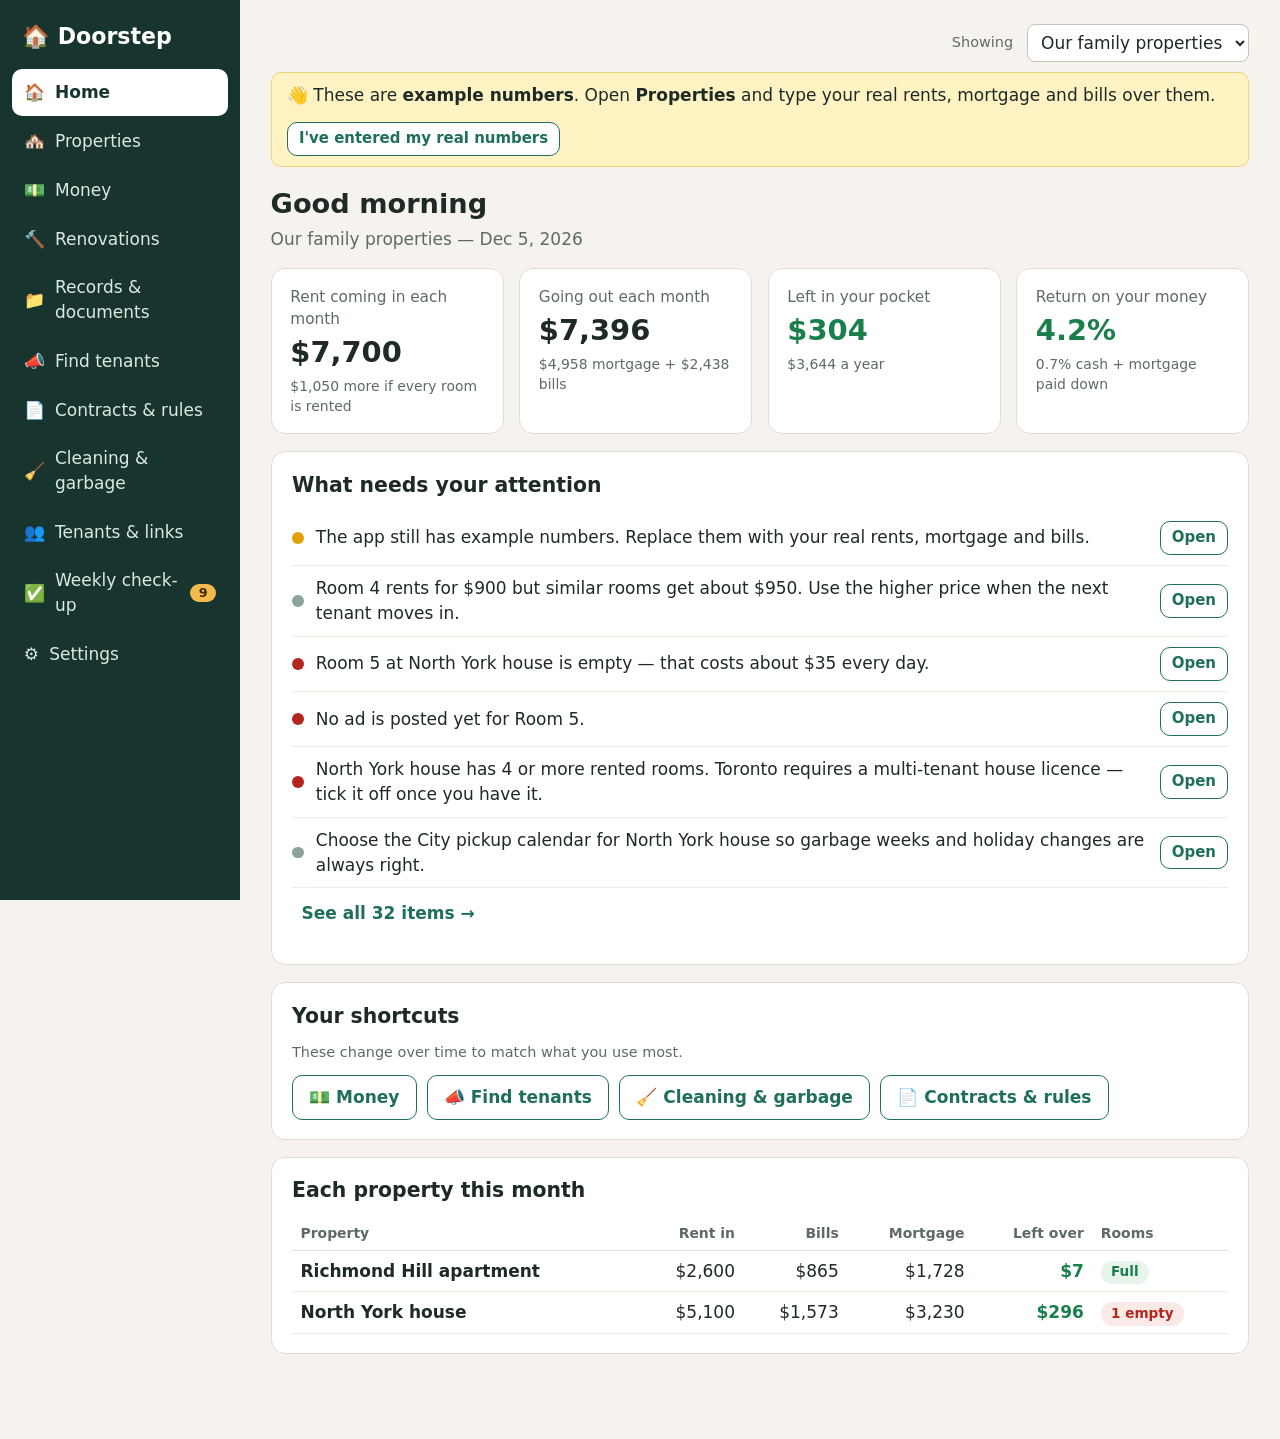
<file: index.html>
<!doctype html><html lang="en"><head><meta charset="utf-8"><meta name="robots" content="noindex,nofollow"><meta name="viewport" content="width=device-width,initial-scale=1"><title>Doorstep — rental manager</title><style>
:root{--bg:#f6f3ee;--card:#fff;--ink:#1d2a26;--mute:#5d6b66;--line:#e2ddd3;--brand:#1f6f5c;--brand2:#e7f2ee;--warn:#b45309;--warnbg:#fdf3e1;--bad:#b3261e;--badbg:#fbe9e7;--good:#1a7f4b;--goodbg:#e6f4ea;--r:14px}
*{box-sizing:border-box}
html{font-size:17px}
body{margin:0;font-family:"Segoe UI",system-ui,-apple-system,Roboto,Arial,sans-serif;background:var(--bg);color:var(--ink);line-height:1.45}
h1{font-size:1.6rem;margin:0 0 .2rem}h2{font-size:1.2rem;margin:0 0 .6rem}h3{font-size:1rem;margin:1rem 0 .4rem}
p{margin:.3rem 0 .7rem}a{color:var(--brand)}
.sub{color:var(--mute);margin-bottom:1rem}
.small{font-size:.85rem;color:var(--mute)}
#app{display:flex;min-height:100vh}
nav{width:240px;background:#17352e;color:#fff;padding:1rem .7rem;position:sticky;top:0;height:100vh;overflow:auto;flex-shrink:0}
nav .logo{font-size:1.3rem;font-weight:700;padding:.2rem .6rem 1rem}
nav button{display:flex;gap:.6rem;align-items:center;width:100%;background:none;border:0;color:#dbe8e3;font:inherit;text-align:left;padding:.65rem .7rem;border-radius:10px;cursor:pointer;margin-bottom:2px}
nav button:hover{background:#ffffff1a}
nav button.on{background:#fff;color:#17352e;font-weight:600}
nav .badge{margin-left:auto;background:#f2b84b;color:#3b2a00;border-radius:99px;font-size:.75rem;padding:0 .5rem;font-weight:700}
main{flex:1;padding:1.4rem 1.8rem 4rem;max-width:1100px;min-width:0}
.top{display:flex;gap:.8rem;align-items:center;justify-content:flex-end;margin-bottom:.6rem;flex-wrap:wrap}
.card{background:var(--card);border:1px solid var(--line);border-radius:var(--r);padding:1.1rem 1.2rem;margin-bottom:1rem}
.grid{display:grid;gap:.9rem;grid-template-columns:repeat(auto-fit,minmax(200px,1fr));margin-bottom:1rem}
.stat{background:var(--card);border:1px solid var(--line);border-radius:var(--r);padding:1rem 1.1rem}
.stat .l{color:var(--mute);font-size:.9rem}.stat .v{font-size:1.7rem;font-weight:700;margin:.1rem 0}.stat .h{font-size:.82rem;color:var(--mute)}
.pos{color:var(--good)}.neg{color:var(--bad)}
.btn{font:inherit;border:1px solid var(--brand);background:var(--brand);color:#fff;border-radius:10px;padding:.55rem .95rem;cursor:pointer;font-weight:600;text-decoration:none;display:inline-block}
.btn:hover{filter:brightness(1.08)}
.btn.sec{background:#fff;color:var(--brand)}
.btn.ghost{background:none;border-color:transparent;color:var(--brand);padding:.4rem .5rem}
.btn.del{background:none;border-color:transparent;color:var(--bad);padding:.3rem .5rem;font-weight:400}
.btn.sm{padding:.3rem .65rem;font-size:.88rem}
.btn:focus-visible,.in:focus-visible,nav button:focus-visible{outline:3px solid #f2b84b;outline-offset:2px}
.row{display:flex;gap:.6rem;flex-wrap:wrap;align-items:center}
.sp{justify-content:space-between}
.in,select,textarea{font:inherit;border:1px solid #c9c2b5;border-radius:8px;padding:.42rem .55rem;background:#fff;color:var(--ink);max-width:100%}
input[type=number].in{width:120px;text-align:right}
textarea{width:100%;min-height:9rem;line-height:1.4}
label.f{display:flex;flex-direction:column;gap:.2rem;font-size:.9rem;color:var(--mute);min-width:150px}
label.f .in,label.f select{color:var(--ink)}
.form{display:grid;gap:.8rem;grid-template-columns:repeat(auto-fit,minmax(170px,1fr));margin:.6rem 0 1rem}
table{width:100%;border-collapse:collapse}
th{text-align:left;font-size:.82rem;color:var(--mute);font-weight:600;padding:.4rem .5rem;border-bottom:1px solid var(--line)}
td{padding:.45rem .5rem;border-bottom:1px solid #efebe3;vertical-align:middle}
td.n,th.n{text-align:right}
.tw{overflow-x:auto}
.chip{display:inline-block;border-radius:99px;padding:.1rem .6rem;font-size:.8rem;font-weight:600;background:#eee;color:#444;white-space:nowrap}
.chip.g{background:var(--goodbg);color:var(--good)}.chip.w{background:var(--warnbg);color:var(--warn)}.chip.b{background:var(--badbg);color:var(--bad)}.chip.i{background:var(--brand2);color:var(--brand)}
.note{background:var(--brand2);border-radius:10px;padding:.7rem .9rem;margin:.6rem 0;font-size:.92rem}
.note.w{background:var(--warnbg)}.note.b{background:var(--badbg)}
.todo{display:flex;gap:.7rem;align-items:center;padding:.6rem 0;border-bottom:1px solid #efebe3}
.todo:last-child{border:0}.todo .t{flex:1}
.dot{width:.7rem;height:.7rem;border-radius:50%;flex-shrink:0}.dot.high{background:var(--bad)}.dot.med{background:#e0a100}.dot.low{background:#8aa39b}
.bar{display:flex;height:34px;border-radius:8px;overflow:hidden;margin:.5rem 0}
.bar div{min-width:2px}
.legend{display:flex;gap:1rem;flex-wrap:wrap;font-size:.86rem}
.legend i{display:inline-block;width:.8rem;height:.8rem;border-radius:3px;margin-right:.3rem;vertical-align:-1px}
.big{font-size:2.6rem;font-weight:800}
.week{display:grid;grid-template-columns:8.5rem 1fr 1fr;gap:.5rem;padding:.5rem .3rem;border-bottom:1px solid #efebe3;align-items:center}
.week.now{background:var(--brand2);border-radius:8px}
.me{background:#fff3c4;border-radius:6px;padding:0 .3rem;font-weight:700}
.doc{white-space:pre-wrap;font-family:Georgia,serif;background:#fffdf8;border:1px solid var(--line);border-radius:8px;padding:1rem;max-height:22rem;overflow:auto;font-size:.92rem}
.lock{max-width:340px;margin:18vh auto;text-align:center}
ul.tight{margin:.3rem 0;padding-left:1.2rem}ul.tight li{margin:.15rem 0}
.banner{background:#fff3c4;border:1px solid #ecd67a;border-radius:10px;padding:.6rem .9rem;margin-bottom:1rem;display:flex;gap:.8rem;align-items:center;justify-content:space-between;flex-wrap:wrap}
.toast{position:fixed;bottom:1.2rem;left:50%;transform:translateX(-50%);background:#17352e;color:#fff;padding:.6rem 1rem;border-radius:10px;z-index:9;box-shadow:0 4px 16px #0004}
@media(max-width:820px){
 #app{flex-direction:column}
 nav{width:100%;height:auto;position:sticky;top:0;z-index:5;display:flex;overflow-x:auto;padding:.4rem;gap:.2rem}
 nav .logo{display:none}nav button{width:auto;white-space:nowrap;margin:0;padding:.5rem .7rem}
 main{padding:1rem .8rem 4rem}
 .week{grid-template-columns:1fr}
}
@media print{nav,.top,.btn,.banner,.noprint{display:none!important}body{background:#fff}main{padding:0;max-width:none}.card,.stat{break-inside:avoid}}
.ph{display:flex;gap:.5rem;flex-wrap:wrap;align-items:center;margin:.4rem 0 .8rem}
.ph figure{margin:0;position:relative}
.ph img{width:104px;height:78px;object-fit:cover;border-radius:8px;border:1px solid var(--line);display:block}
.ph .x{position:absolute;top:-6px;right:-6px;width:24px;height:24px;border-radius:50%;border:0;background:var(--bad);color:#fff;font-size:.75rem;cursor:pointer;line-height:1}
</style></head><body><div id="app"></div><script>
/* City of Toronto curbside pickup calendar — open.toronto.ca "Solid Waste Collection Schedule". G garbage, R recycling, Y yard waste, X Christmas trees. Green bin is every week. */
const CITY = {"updated":"2026-11-27","years":["2025","2026"],"cal":{"Tuesday1":{"2026-01-06":"R","2026-01-13":"GX","2026-01-20":"R","2026-01-27":"GX","2026-02-03":"R","2026-02-10":"G","2026-02-17":"R","2026-02-24":"G","2026-03-03":"R","2026-03-10":"GY","2026-03-17":"R","2026-03-24":"GY","2026-03-31":"R","2026-04-07":"GY","2026-04-14":"R","2026-04-21":"GY","2026-04-28":"R","2026-05-05":"GY","2026-05-12":"R","2026-05-19":"GY","2026-05-26":"R","2026-06-02":"GY","2026-06-09":"R","2026-06-16":"GY","2026-06-23":"R","2026-06-30":"GY","2026-07-07":"R","2026-07-14":"GY","2026-07-21":"R","2026-07-28":"GY","2026-08-04":"R","2026-08-11":"GY","2026-08-18":"R","2026-08-25":"GY","2026-09-01":"R","2026-09-08":"GY","2026-09-15":"R","2026-09-22":"GY","2026-09-29":"R","2026-10-06":"GY","2026-10-13":"R","2026-10-20":"GY","2026-10-27":"R","2026-11-03":"GY","2026-11-10":"R","2026-11-17":"GY","2026-11-24":"R","2026-12-01":"GY","2026-12-08":"R","2026-12-15":"G","2026-12-22":"R","2026-12-29":"G","2025-01-07":"R","2025-01-14":"GX","2025-01-21":"R","2025-01-28":"GX","2025-02-04":"R","2025-02-11":"G","2025-02-18":"R","2025-02-25":"G","2025-03-04":"R","2025-03-11":"GY","2025-03-18":"R","2025-03-25":"GY","2025-04-01":"R","2025-04-08":"GY","2025-04-15":"R","2025-04-22":"GY","2025-04-29":"R","2025-05-06":"GY","2025-05-13":"R","2025-05-20":"GY","2025-05-27":"R","2025-06-03":"GY","2025-06-10":"R","2025-06-17":"GY","2025-06-24":"R","2025-07-01":"GY","2025-07-08":"R","2025-07-15":"GY","2025-07-22":"R","2025-07-29":"GY","2025-08-05":"R","2025-08-12":"GY","2025-08-19":"R","2025-08-26":"GY","2025-09-02":"R","2025-09-09":"GY","2025-09-16":"R","2025-09-23":"GY","2025-09-30":"R","2025-10-07":"GY","2025-10-14":"R","2025-10-21":"GY","2025-10-28":"R","2025-11-04":"GY","2025-11-11":"R","2025-11-18":"GY","2025-11-25":"R","2025-12-02":"GY","2025-12-09":"R","2025-12-16":"G","2025-12-23":"R","2025-12-30":"G"},"Tuesday2":{"2026-01-06":"GX","2026-01-13":"R","2026-01-20":"GX","2026-01-27":"R","2026-02-03":"G","2026-02-10":"R","2026-02-17":"G","2026-02-24":"R","2026-03-03":"G","2026-03-10":"R","2026-03-17":"GY","2026-03-24":"R","2026-03-31":"GY","2026-04-07":"R","2026-04-14":"GY","2026-04-21":"R","2026-04-28":"GY","2026-05-05":"R","2026-05-12":"GY","2026-05-19":"R","2026-05-26":"GY","2026-06-02":"R","2026-06-09":"GY","2026-06-16":"R","2026-06-23":"GY","2026-06-30":"R","2026-07-07":"GY","2026-07-14":"R","2026-07-21":"GY","2026-07-28":"R","2026-08-04":"GY","2026-08-11":"R","2026-08-18":"GY","2026-08-25":"R","2026-09-01":"GY","2026-09-08":"R","2026-09-15":"GY","2026-09-22":"R","2026-09-29":"GY","2026-10-06":"R","2026-10-13":"GY","2026-10-20":"R","2026-10-27":"GY","2026-11-03":"R","2026-11-10":"GY","2026-11-17":"R","2026-11-24":"GY","2026-12-01":"R","2026-12-08":"GY","2026-12-15":"R","2026-12-22":"G","2026-12-29":"R","2025-01-07":"GYX","2025-01-14":"R","2025-01-21":"GX","2025-01-28":"R","2025-02-04":"G","2025-02-11":"R","2025-02-18":"G","2025-02-25":"R","2025-03-04":"G","2025-03-11":"R","2025-03-18":"GY","2025-03-25":"R","2025-04-01":"GY","2025-04-08":"R","2025-04-15":"GY","2025-04-22":"R","2025-04-29":"GY","2025-05-06":"R","2025-05-13":"GY","2025-05-20":"R","2025-05-27":"GY","2025-06-03":"R","2025-06-10":"GY","2025-06-17":"R","2025-06-24":"GY","2025-07-01":"R","2025-07-08":"GY","2025-07-15":"R","2025-07-22":"GY","2025-07-29":"R","2025-08-05":"GY","2025-08-12":"R","2025-08-19":"GY","2025-08-26":"R","2025-09-02":"GY","2025-09-09":"R","2025-09-16":"GY","2025-09-23":"R","2025-09-30":"GY","2025-10-07":"R","2025-10-14":"GY","2025-10-21":"R","2025-10-28":"GY","2025-11-04":"R","2025-11-11":"GY","2025-11-18":"R","2025-11-25":"GY","2025-12-02":"R","2025-12-09":"GY","2025-12-16":"R","2025-12-23":"G","2025-12-30":"R"},"Wednesday1":{"2026-01-07":"R","2026-01-14":"GX","2026-01-21":"R","2026-01-28":"GX","2026-02-04":"R","2026-02-11":"G","2026-02-18":"R","2026-02-25":"G","2026-03-04":"R","2026-03-11":"GY","2026-03-18":"R","2026-03-25":"GY","2026-04-01":"R","2026-04-08":"GY","2026-04-15":"R","2026-04-22":"GY","2026-04-29":"R","2026-05-06":"GY","2026-05-13":"R","2026-05-20":"GY","2026-05-27":"R","2026-06-03":"GY","2026-06-10":"R","2026-06-17":"GY","2026-06-24":"R","2026-07-01":"GY","2026-07-08":"R","2026-07-15":"GY","2026-07-22":"R","2026-07-29":"GY","2026-08-05":"R","2026-08-12":"GY","2026-08-19":"R","2026-08-26":"GY","2026-09-02":"R","2026-09-09":"GY","2026-09-16":"R","2026-09-23":"GY","2026-09-30":"R","2026-10-07":"GY","2026-10-14":"R","2026-10-21":"GY","2026-10-28":"R","2026-11-04":"GY","2026-11-11":"R","2026-11-18":"GY","2026-11-25":"R","2026-12-02":"GY","2026-12-09":"R","2026-12-16":"G","2026-12-23":"R","2026-12-30":"G","2025-01-02":"G","2025-01-08":"R","2025-01-15":"GX","2025-01-22":"R","2025-01-29":"GX","2025-02-05":"R","2025-02-12":"G","2025-02-19":"R","2025-02-26":"G","2025-03-05":"R","2025-03-12":"GY","2025-03-19":"R","2025-03-26":"GY","2025-04-02":"R","2025-04-09":"GY","2025-04-16":"R","2025-04-23":"GY","2025-04-30":"R","2025-05-07":"GY","2025-05-14":"R","2025-05-21":"GY","2025-05-28":"R","2025-06-04":"GY","2025-06-11":"R","2025-06-18":"GY","2025-06-25":"R","2025-07-02":"GY","2025-07-09":"R","2025-07-16":"GY","2025-07-23":"R","2025-07-30":"GY","2025-08-06":"R","2025-08-13":"GY","2025-08-20":"R","2025-08-27":"GY","2025-09-03":"R","2025-09-10":"GY","2025-09-17":"R","2025-09-24":"GY","2025-10-01":"R","2025-10-08":"GY","2025-10-15":"R","2025-10-22":"GY","2025-10-29":"R","2025-11-05":"GY","2025-11-12":"R","2025-11-19":"GY","2025-11-26":"R","2025-12-03":"GY","2025-12-10":"R","2025-12-17":"G","2025-12-24":"R","2025-12-31":"G"},"Wednesday2":{"2026-01-07":"GX","2026-01-14":"R","2026-01-21":"GX","2026-01-28":"R","2026-02-04":"G","2026-02-11":"R","2026-02-18":"G","2026-02-25":"R","2026-03-04":"G","2026-03-11":"R","2026-03-18":"GY","2026-03-25":"R","2026-04-01":"GY","2026-04-08":"R","2026-04-15":"GY","2026-04-22":"R","2026-04-29":"GY","2026-05-06":"R","2026-05-13":"GY","2026-05-20":"R","2026-05-27":"GY","2026-06-03":"R","2026-06-10":"GY","2026-06-17":"R","2026-06-24":"GY","2026-07-01":"R","2026-07-08":"GY","2026-07-15":"R","2026-07-22":"GY","2026-07-29":"R","2026-08-05":"GY","2026-08-12":"R","2026-08-19":"GY","2026-08-26":"R","2026-09-02":"GY","2026-09-09":"R","2026-09-16":"GY","2026-09-23":"R","2026-09-30":"GY","2026-10-07":"R","2026-10-14":"GY","2026-10-21":"R","2026-10-28":"GY","2026-11-04":"R","2026-11-11":"GY","2026-11-18":"R","2026-11-25":"GY","2026-12-02":"R","2026-12-09":"GY","2026-12-16":"R","2026-12-23":"G","2026-12-30":"R","2025-01-02":"R","2025-01-08":"GX","2025-01-15":"R","2025-01-22":"GX","2025-01-29":"R","2025-02-05":"G","2025-02-12":"R","2025-02-19":"G","2025-02-26":"R","2025-03-05":"G","2025-03-12":"R","2025-03-19":"GY","2025-03-26":"R","2025-04-02":"GY","2025-04-09":"R","2025-04-16":"GY","2025-04-23":"R","2025-04-30":"GY","2025-05-07":"R","2025-05-14":"GY","2025-05-21":"R","2025-05-28":"GY","2025-06-04":"R","2025-06-11":"GY","2025-06-18":"R","2025-06-25":"GY","2025-07-02":"R","2025-07-09":"GY","2025-07-16":"R","2025-07-23":"GY","2025-07-30":"R","2025-08-06":"GY","2025-08-13":"R","2025-08-20":"GY","2025-08-27":"R","2025-09-03":"GY","2025-09-10":"R","2025-09-17":"GY","2025-09-24":"R","2025-10-01":"GY","2025-10-08":"R","2025-10-15":"GY","2025-10-22":"R","2025-10-29":"GY","2025-11-05":"R","2025-11-12":"GY","2025-11-19":"R","2025-11-26":"GY","2025-12-03":"R","2025-12-10":"GY","2025-12-17":"R","2025-12-24":"G","2025-12-31":"R"},"Thursday1":{"2026-01-02":"G","2026-01-08":"R","2026-01-15":"GX","2026-01-22":"R","2026-01-29":"GX","2026-02-05":"R","2026-02-12":"G","2026-02-19":"R","2026-02-26":"G","2026-03-05":"R","2026-03-12":"GY","2026-03-19":"R","2026-03-26":"GY","2026-04-02":"R","2026-04-09":"GY","2026-04-16":"R","2026-04-23":"GY","2026-04-30":"R","2026-05-07":"GY","2026-05-14":"R","2026-05-21":"GY","2026-05-28":"R","2026-06-04":"GY","2026-06-11":"R","2026-06-18":"GY","2026-06-25":"R","2026-07-02":"GY","2026-07-09":"R","2026-07-16":"GY","2026-07-23":"R","2026-07-30":"GY","2026-08-06":"R","2026-08-13":"GY","2026-08-20":"R","2026-08-27":"GY","2026-09-03":"R","2026-09-10":"GY","2026-09-17":"R","2026-09-24":"GY","2026-10-01":"R","2026-10-08":"GY","2026-10-15":"R","2026-10-22":"GY","2026-10-29":"R","2026-11-05":"GY","2026-11-12":"R","2026-11-19":"GY","2026-11-26":"R","2026-12-03":"GY","2026-12-10":"R","2026-12-17":"G","2026-12-24":"R","2026-12-31":"G","2025-01-03":"G","2025-01-09":"R","2025-01-16":"GX","2025-01-23":"R","2025-01-30":"GX","2025-02-06":"R","2025-02-13":"G","2025-02-20":"R","2025-02-27":"G","2025-03-06":"R","2025-03-13":"GY","2025-03-20":"R","2025-03-27":"GY","2025-04-03":"R","2025-04-10":"GY","2025-04-17":"R","2025-04-24":"GY","2025-05-01":"R","2025-05-08":"GY","2025-05-15":"R","2025-05-22":"GY","2025-05-29":"R","2025-06-05":"GY","2025-06-12":"R","2025-06-19":"GY","2025-06-26":"R","2025-07-03":"GY","2025-07-10":"R","2025-07-17":"GY","2025-07-24":"R","2025-07-31":"GY","2025-08-07":"R","2025-08-14":"GY","2025-08-21":"R","2025-08-28":"GY","2025-09-04":"R","2025-09-11":"GY","2025-09-18":"R","2025-09-25":"GY","2025-10-02":"R","2025-10-09":"GY","2025-10-16":"R","2025-10-23":"GY","2025-10-30":"R","2025-11-06":"GY","2025-11-13":"R","2025-11-20":"GY","2025-11-27":"R","2025-12-04":"GY","2025-12-11":"R","2025-12-18":"G","2025-12-26":"R"},"Thursday2":{"2026-01-02":"R","2026-01-08":"GX","2026-01-15":"R","2026-01-22":"GX","2026-01-29":"R","2026-02-05":"G","2026-02-12":"R","2026-02-19":"G","2026-02-26":"R","2026-03-05":"G","2026-03-12":"R","2026-03-19":"GY","2026-03-26":"R","2026-04-02":"GY","2026-04-09":"R","2026-04-16":"GY","2026-04-23":"R","2026-04-30":"GY","2026-05-07":"R","2026-05-14":"GY","2026-05-21":"R","2026-05-28":"GY","2026-06-04":"R","2026-06-11":"GY","2026-06-18":"R","2026-06-25":"GY","2026-07-02":"R","2026-07-09":"GY","2026-07-16":"R","2026-07-23":"GY","2026-07-30":"R","2026-08-06":"GY","2026-08-13":"R","2026-08-20":"GY","2026-08-27":"R","2026-09-03":"GY","2026-09-10":"R","2026-09-17":"GY","2026-09-24":"R","2026-10-01":"GY","2026-10-08":"R","2026-10-15":"GY","2026-10-22":"R","2026-10-29":"GY","2026-11-05":"R","2026-11-12":"GY","2026-11-19":"R","2026-11-26":"GY","2026-12-03":"R","2026-12-10":"GY","2026-12-17":"R","2026-12-24":"G","2026-12-31":"R","2025-01-03":"R","2025-01-09":"GX","2025-01-16":"R","2025-01-23":"GX","2025-01-30":"R","2025-02-06":"G","2025-02-13":"R","2025-02-20":"G","2025-02-27":"R","2025-03-06":"G","2025-03-13":"R","2025-03-20":"GY","2025-03-27":"R","2025-04-03":"GY","2025-04-10":"R","2025-04-17":"GY","2025-04-24":"R","2025-05-01":"GY","2025-05-08":"R","2025-05-15":"GY","2025-05-22":"R","2025-05-29":"GY","2025-06-05":"R","2025-06-12":"GY","2025-06-19":"R","2025-06-26":"GY","2025-07-03":"R","2025-07-10":"GY","2025-07-17":"R","2025-07-24":"GY","2025-07-31":"R","2025-08-07":"GY","2025-08-14":"R","2025-08-21":"GY","2025-08-28":"R","2025-09-04":"GY","2025-09-11":"R","2025-09-18":"GY","2025-09-25":"R","2025-10-02":"GY","2025-10-09":"R","2025-10-16":"GY","2025-10-23":"R","2025-10-30":"GY","2025-11-06":"R","2025-11-13":"GY","2025-11-20":"R","2025-11-27":"GY","2025-12-04":"R","2025-12-11":"GY","2025-12-18":"R","2025-12-26":"G"},"Friday1":{"2026-01-03":"G","2026-01-09":"R","2026-01-16":"GX","2026-01-23":"R","2026-01-30":"GX","2026-02-06":"R","2026-02-13":"G","2026-02-20":"R","2026-02-27":"G","2026-03-06":"R","2026-03-13":"GY","2026-03-20":"R","2026-03-27":"GY","2026-04-03":"R","2026-04-10":"GY","2026-04-17":"R","2026-04-24":"GY","2026-05-01":"R","2026-05-08":"GY","2026-05-15":"R","2026-05-22":"GY","2026-05-29":"R","2026-06-05":"GY","2026-06-12":"R","2026-06-19":"GY","2026-06-26":"R","2026-07-03":"GY","2026-07-10":"R","2026-07-17":"GY","2026-07-24":"R","2026-07-31":"GY","2026-08-07":"R","2026-08-14":"GY","2026-08-21":"R","2026-08-28":"GY","2026-09-04":"R","2026-09-11":"GY","2026-09-18":"R","2026-09-25":"GY","2026-10-02":"R","2026-10-09":"GY","2026-10-16":"R","2026-10-23":"GY","2026-10-30":"R","2026-11-06":"GY","2026-11-13":"R","2026-11-20":"GY","2026-11-27":"R","2026-12-04":"GY","2026-12-11":"R","2026-12-18":"G","2026-12-26":"R","2025-01-04":"G","2025-01-10":"R","2025-01-17":"GX","2025-01-24":"R","2025-01-31":"GX","2025-02-07":"R","2025-02-14":"G","2025-02-21":"R","2025-02-28":"G","2025-03-07":"R","2025-03-14":"GY","2025-03-21":"R","2025-03-28":"GY","2025-04-04":"R","2025-04-11":"GY","2025-04-18":"R","2025-04-25":"GY","2025-05-02":"R","2025-05-09":"GY","2025-05-16":"R","2025-05-23":"GY","2025-05-30":"R","2025-06-06":"GY","2025-06-13":"R","2025-06-20":"GY","2025-06-27":"R","2025-07-04":"GY","2025-07-11":"R","2025-07-18":"GY","2025-07-25":"R","2025-08-01":"GY","2025-08-08":"R","2025-08-15":"GY","2025-08-22":"R","2025-08-29":"GY","2025-09-05":"R","2025-09-12":"GY","2025-09-19":"R","2025-09-26":"GY","2025-10-03":"R","2025-10-10":"GY","2025-10-17":"R","2025-10-24":"GY","2025-10-31":"R","2025-11-07":"GY","2025-11-14":"R","2025-11-21":"GY","2025-11-28":"R","2025-12-05":"GY","2025-12-12":"R","2025-12-19":"G","2025-12-27":"R"},"Friday2":{"2026-01-03":"R","2026-01-09":"GX","2026-01-16":"R","2026-01-23":"GX","2026-01-30":"R","2026-02-06":"G","2026-02-13":"R","2026-02-20":"G","2026-02-27":"R","2026-03-06":"G","2026-03-13":"R","2026-03-20":"GY","2026-03-27":"R","2026-04-03":"GY","2026-04-10":"R","2026-04-17":"GY","2026-04-24":"R","2026-05-01":"GY","2026-05-08":"R","2026-05-15":"GY","2026-05-22":"R","2026-05-29":"GY","2026-06-05":"R","2026-06-12":"GY","2026-06-19":"R","2026-06-26":"GY","2026-07-03":"R","2026-07-10":"GY","2026-07-17":"R","2026-07-24":"GY","2026-07-31":"R","2026-08-07":"GY","2026-08-14":"R","2026-08-21":"GY","2026-08-28":"R","2026-09-04":"GY","2026-09-11":"R","2026-09-18":"GY","2026-09-25":"R","2026-10-02":"GY","2026-10-09":"R","2026-10-16":"GY","2026-10-23":"R","2026-10-30":"GY","2026-11-06":"R","2026-11-13":"GY","2026-11-20":"R","2026-11-27":"GY","2026-12-04":"R","2026-12-11":"GY","2026-12-18":"R","2026-12-26":"G","2025-01-04":"R","2025-01-10":"GX","2025-01-17":"R","2025-01-24":"GX","2025-01-31":"R","2025-02-07":"G","2025-02-14":"R","2025-02-21":"G","2025-02-28":"R","2025-03-07":"G","2025-03-14":"R","2025-03-21":"GY","2025-03-28":"R","2025-04-04":"GY","2025-04-11":"R","2025-04-18":"GY","2025-04-25":"R","2025-05-02":"GY","2025-05-09":"R","2025-05-16":"GY","2025-05-23":"R","2025-05-30":"GY","2025-06-06":"R","2025-06-13":"GY","2025-06-20":"R","2025-06-27":"GY","2025-07-04":"R","2025-07-11":"GY","2025-07-18":"R","2025-07-25":"GY","2025-08-01":"R","2025-08-08":"GY","2025-08-15":"R","2025-08-22":"GY","2025-08-29":"R","2025-09-05":"GY","2025-09-12":"R","2025-09-19":"GY","2025-09-26":"R","2025-10-03":"GY","2025-10-10":"R","2025-10-17":"GY","2025-10-24":"R","2025-10-31":"GY","2025-11-07":"R","2025-11-14":"GY","2025-11-21":"R","2025-11-28":"GY","2025-12-05":"R","2025-12-12":"GY","2025-12-19":"R","2025-12-27":"G"}}};
/* Doorstep — core: data, storage, money math, chores, checks */
const KEY = 'doorstep.v1';
const GUIDELINE = { 2026: 2.1, 2027: 1.9 }; // Ontario rent increase guideline, % (ontario.ca)
const $ = (s, r = document) => r.querySelector(s);
const esc = s => String(s ?? '').replace(/[&<>"']/g, c => ({ '&': '&amp;', '<': '&lt;', '>': '&gt;', '"': '&quot;', "'": '&#39;' }[c]));
const uid = () => Math.random().toString(36).slice(2, 9);
const money = (n, d = 0) => (n < 0 ? '−' : '') + '$' + Math.abs(n || 0).toLocaleString('en-CA', { minimumFractionDigits: d, maximumFractionDigits: d });
const pct = n => isFinite(n) ? (n * 100).toFixed(1) + '%' : '—';
const iso = d => d.getFullYear() + '-' + String(d.getMonth() + 1).padStart(2, '0') + '-' + String(d.getDate()).padStart(2, '0');
const today = () => iso(new Date());
const pDate = s => { const [y, m, d] = String(s).split('-').map(Number); return new Date(y, (m || 1) - 1, d || 1); };
const nice = s => s ? pDate(s).toLocaleDateString('en-CA', { month: 'short', day: 'numeric', year: 'numeric' }) : '—';
const daysBetween = (a, b) => Math.round((pDate(b) - pDate(a)) / 864e5);
const monthKey = (d = new Date()) => iso(d).slice(0, 7);

let S;

function seed() {
  const P = 'pf1', A = 'prA', H = 'prH', f1 = 'flr1', f2 = 'flr2';
  const T = [1, 2, 3, 4, 5, 6, 7].map(i => ({ id: 'tn' + i, name: 'Tenant ' + i, email: '', phone: '', leaseStart: '2026-0' + (i + 1) + '-01', deposit: 0, lastIncrease: '' }));
  const rents = [950, 1000, 1100, 900, 1050, 1150];
  return {
    v: 1, sample: true,
    settings: { landlord: '', email: '', phone: '', pin: '', lastBackup: '' },
    ui: { view: 'home', pf: P, open: H, month: monthKey(), tenant: '' },
    portfolios: [{ id: P, name: 'Our family properties', kind: 'owned', feePct: 8, owner: '' }],
    properties: [
      { id: A, pf: P, name: 'Richmond Hill apartment', address: 'Richmond Hill, ON', value: 650000, invested: 150000,
        mortgage: { balance: 300000, rate: 4.9, years: 25, payment: 0 },
        expenses: [{ id: uid(), name: 'Property tax', amount: 280, per: 'm' }, { id: uid(), name: 'Condo / maintenance fee', amount: 550, per: 'm' }, { id: uid(), name: 'Insurance', amount: 420, per: 'y' }],
        floors: [], camera: false, wasteDay: 2, wasteFlip: false, choreStart: '2026-01-05', compliance: {} },
      { id: H, pf: P, name: 'North York house', address: 'North York, Toronto, ON', value: 1400000, invested: 350000,
        mortgage: { balance: 550000, rate: 5.1, years: 25, payment: 0 },
        expenses: [{ id: uid(), name: 'Property tax', amount: 600, per: 'm' }, { id: uid(), name: 'Insurance', amount: 2200, per: 'y' }, { id: uid(), name: 'Hydro, gas, water', amount: 450, per: 'm' }, { id: uid(), name: 'Internet', amount: 90, per: 'm' }, { id: uid(), name: 'Repairs set-aside', amount: 250, per: 'm' }],
        floors: [
          { id: f1, name: 'Main floor', tasks: 'Kitchen: counters, stove top, sink, microwave, table\nKitchen: wipe fridge shelves, throw out old food\nWashroom: toilet, sink, shower/tub, mirror\nFront entrance and corridor: sweep, tidy shoes, shake mats\nVacuum all shared floors\nMop kitchen and washroom floors\nEmpty kitchen and washroom bins into the outdoor bins\nWipe door handles and light switches' },
          { id: f2, name: 'Upper floor', tasks: 'Washroom: toilet, sink, shower/tub, mirror\nKitchen or kitchenette (if on this floor): counters, sink, stove top\nStairs and landing: vacuum, wipe the handrail\nCorridor: vacuum and tidy\nMop washroom floor\nLaundry area: wipe machines, empty lint trap\nEmpty shared bins into the outdoor bins\nWipe door handles and light switches' }],
        camera: true, wasteDay: 2, wasteFlip: false, choreStart: '2026-01-05', compliance: {} }
    ],
    units: [{ id: 'unA', prop: A, name: 'Whole apartment', floor: '', rent: 2600, market: 2700, tenant: 'tn7', desc: '2 bedroom apartment, bright, parking included' }]
      .concat(rents.map((r, i) => ({ id: 'un' + (i + 1), prop: H, name: 'Room ' + (i + 1), floor: i < 3 ? f1 : f2, rent: r, market: r + (i % 2 ? 50 : 0), tenant: i === 4 ? '' : 'tn' + (i + 1), desc: 'Furnished private room, shared kitchen and washroom, Wi-Fi and utilities included' }))),
    tenants: T.filter(t => t.id !== 'tn5'),
    payments: {}, // "2026-11": { tenantId: "2026-11-01" }
    renos: [],
    ads: {}, // unitId -> { title, body, avail, ch: { chId: { posted, leads, spent } } }
    docs: [],
    chores: {}, // "propId|floorId|mondayISO" -> true (done)
    usage: { views: {}, days: {}, first: today() },
    qc: { last: '', reports: [] }
  };
}

function load() {
  try { S = JSON.parse(localStorage.getItem(KEY)); } catch (e) { S = null; }
  if (!S || !S.v) S = seed();
}
function save() { try { localStorage.setItem(KEY, JSON.stringify(S)); } catch (e) { } }

/* ---------- lookups ---------- */
const byId = (list, id) => list.find(x => x.id === id);
const propsOf = pf => S.properties.filter(p => p.pf === pf);
const unitsOf = pid => S.units.filter(u => u.prop === pid);
const curPf = () => byId(S.portfolios, S.ui.pf) || S.portfolios[0];
const tenantUnit = tid => S.units.find(u => u.tenant === tid);
const pfTenants = pf => S.tenants.filter(t => { const u = tenantUnit(t.id); return u && byId(S.properties, u.prop).pf === pf; });

/* ---------- money math ---------- */
// Canadian fixed mortgages compound twice a year.
const mRate = annualPct => Math.pow(1 + (annualPct || 0) / 200, 1 / 6) - 1;
function mortgagePay(bal, ratePct, years) {
  const i = mRate(ratePct), n = (years || 25) * 12;
  if (!bal) return 0;
  return i ? bal * i / (1 - Math.pow(1 + i, -n)) : bal / n;
}
const perMonth = e => e.per === 'y' ? (e.amount || 0) / 12 : (e.amount || 0);
function propFin(p) {
  const us = unitsOf(p.id);
  const potential = us.reduce((a, u) => a + (u.rent || 0), 0);
  const rent = us.filter(u => u.tenant).reduce((a, u) => a + (u.rent || 0), 0);
  const opex = p.expenses.reduce((a, e) => a + perMonth(e), 0);
  const m = p.mortgage || {};
  const pay = m.payment > 0 ? m.payment : mortgagePay(m.balance, m.rate, m.years);
  const interest = Math.min(pay, (m.balance || 0) * mRate(m.rate));
  const principal = Math.max(0, pay - interest);
  const noi = rent - opex, cash = noi - pay;
  return { potential, rent, vacancy: potential - rent, opex, pay, interest, principal, noi, cash,
    value: p.value || 0, equity: (p.value || 0) - (m.balance || 0), invested: p.invested || 0,
    cap: p.value ? noi * 12 / p.value : NaN, coc: p.invested ? cash * 12 / p.invested : NaN,
    roi: p.invested ? (cash + principal) * 12 / p.invested : NaN,
    rooms: us.length, empty: us.filter(u => !u.tenant).length };
}
function pfFin(pf) {
  const keys = ['potential', 'rent', 'vacancy', 'opex', 'pay', 'interest', 'principal', 'noi', 'cash', 'value', 'equity', 'invested', 'rooms', 'empty'];
  const t = Object.fromEntries(keys.map(k => [k, 0]));
  propsOf(pf.id).forEach(p => { const f = propFin(p); keys.forEach(k => t[k] += f[k]); });
  t.cap = t.value ? t.noi * 12 / t.value : NaN;
  t.coc = t.invested ? t.cash * 12 / t.invested : NaN;
  t.roi = t.invested ? (t.cash + t.principal) * 12 / t.invested : NaN;
  t.fee = pf.kind === 'managed' ? t.rent * (pf.feePct || 0) / 100 : 0;
  return t;
}
function renoCalc(r) {
  const total = (r.cost || 0) + (r.lost || 0);
  const yearly = (r.rentUp || 0) * 12;
  const loanPay = r.financed ? mortgagePay(r.cost, r.rate, r.years) * 12 : 0;
  const payback = yearly > 0 ? total / yearly : Infinity;
  const roi = total ? yearly / total : NaN;
  let interest5 = 0;
  if (r.financed) { let bal = r.cost || 0; const i = mRate(r.rate), pm = loanPay / 12; for (let k = 0; k < 60 && bal > 0; k++) { const it = bal * i; interest5 += it; bal -= pm - it; } }
  const five = yearly * 5 + (r.valueUp || 0) - total - interest5;
  let verdict = ['b', 'Probably not worth it for the rent alone'];
  if (payback <= 3) verdict = ['g', 'Strong — pays for itself in ' + payback.toFixed(1) + ' years'];
  else if (payback <= 6) verdict = ['w', 'Okay — pays for itself in ' + payback.toFixed(1) + ' years'];
  else if (isFinite(payback)) verdict = ['b', 'Slow — takes ' + payback.toFixed(1) + ' years to pay back'];
  return { total, yearly, loanPay, payback, roi, five, verdict };
}

/* ---------- cleaning and garbage rotation ---------- */
const DAYS = ['Sunday', 'Monday', 'Tuesday', 'Wednesday', 'Thursday', 'Friday', 'Saturday'];
function mondayOf(d) { const x = new Date(d); x.setHours(0, 0, 0, 0); x.setDate(x.getDate() - ((x.getDay() + 6) % 7)); return x; }
function weekIdx(p, date) { return Math.round((mondayOf(date) - mondayOf(pDate(p.choreStart || '2026-01-05'))) / 6048e5); }
const mod = (a, n) => ((a % n) + n) % n;
function floorTenants(p, fid) { return unitsOf(p.id).filter(u => u.floor === fid && u.tenant).map(u => byId(S.tenants, u.tenant)).filter(Boolean); }
function cleanerFor(p, fid, w) { const l = floorTenants(p, fid); return l.length ? l[mod(w, l.length)] : null; }
// Garbage rotates through everyone in the house, arranged so nobody gets cleaning and garbage in the same week.
function garbageOrder(p) {
  const pool = [];
  p.floors.forEach(f => { const l = floorTenants(p, f.id); l.forEach((t, i) => pool.push({ t, i, n: l.length, f: f.id })); });
  const out = []; let lastF = null;
  for (let pos = 0; pos < pool.length; pos++) {
    const free = pool.filter(x => !out.includes(x));
    const ok = free.filter(x => x.n < 2 || mod(pos, x.n) !== x.i);
    const pick = (ok.find(x => x.f !== lastF) || ok[0] || free[0]);
    out.push(pick); lastF = pick.f;
  }
  return out.map(x => x.t);
}
function garbageFor(p, w) {
  const l = garbageOrder(p); if (!l.length) return null;
  if (w < 0) return l[mod(w, l.length)];
  // Each week: among people who are not cleaning, pick whoever has done garbage least (then longest ago). Keeps it fair even when a room is empty.
  const cnt = new Map(l.map(t => [t, 0])), last = new Map(l.map((t, i) => [t, i - 100])); let pick;
  for (let k = 0; k <= w; k++) {
    const busy = p.floors.map(f => cleanerFor(p, f.id, k)), free = l.filter(t => !busy.includes(t)), pool = free.length ? free : l;
    pick = pool.reduce((a, b) => (cnt.get(b) < cnt.get(a) || (cnt.get(b) === cnt.get(a) && last.get(b) < last.get(a))) ? b : a);
    cnt.set(pick, cnt.get(pick) + 1); last.set(pick, k);
  }
  return pick;
}
const wasteType = (p, w) => (mod(w, 2) === 0) !== !!p.wasteFlip ? 'Garbage' : 'Recycling';
const addDays = (s, n) => { const d = pDate(s); d.setDate(d.getDate() + n); return iso(d); };
const dn = s => pDate(s).toLocaleDateString('en-CA', { weekday: 'short', month: 'short', day: 'numeric' });
const cityCal = p => (typeof CITY !== 'undefined' && p.cityCal && CITY.cal[p.cityCal]) || null;
const wasteDayOf = p => cityCal(p) ? DAYS.indexOf(p.cityCal.replace(/\d+$/, '')) : (p.wasteDay ?? 2);
// What the truck takes in the week starting monIso. Uses the City of Toronto's published dates when a calendar is chosen.
function pickupFor(p, monIso, w) {
  const cal = cityCal(p), day = wasteDayOf(p), guess = addDays(monIso, mod(day - 1, 7));
  if (!cal) return { date: guess, waste: wasteType(p, w), extra: '', official: false };
  for (let i = 0; i < 7; i++) { const d = addDays(monIso, i), f = cal[d];
    if (f !== undefined) return { date: d, waste: f.includes('G') ? 'Garbage' : 'Recycling', extra: (f.includes('Y') ? ' + yard waste' : '') + (f.includes('X') ? ' + Christmas trees' : ''), official: true }; }
  // Past the last date the City has published: keep alternating from the last known week.
  const last = Object.keys(cal).sort().pop(), weeks = Math.round((pDate(monIso) - mondayOf(pDate(last))) / 6048e5);
  const g = (mod(weeks, 2) === 0) === cal[last].includes('G');
  return { date: guess, waste: g !== !!p.wasteFlip ? 'Garbage' : 'Recycling', extra: '', official: false };
}
function schedule(p, weeks = 8, from = new Date()) {
  const w0 = weekIdx(p, from), m0 = mondayOf(from), rows = [];
  for (let k = 0; k < weeks; k++) {
    const mon = new Date(m0); mon.setDate(mon.getDate() + k * 7);
    const pk = pickupFor(p, iso(mon), w0 + k);
    rows.push({ mon: iso(mon), pickup: pk.date, w: w0 + k, waste: pk.waste, bins: pk.waste + ' + green bin' + pk.extra, official: pk.official, garbage: garbageFor(p, w0 + k),
      clean: p.floors.map(f => ({ f, t: cleanerFor(p, f.id, w0 + k) })) });
  }
  return rows;
}

/* ---------- rent rules ---------- */
function increaseInfo(t) {
  const u = tenantUnit(t.id); if (!u || !t.leaseStart) return null;
  const base = t.lastIncrease || t.leaseStart;
  const next = pDate(base); next.setFullYear(next.getFullYear() + 1);
  const g = GUIDELINE[next.getFullYear()] ?? GUIDELINE[2027];
  const notice = new Date(next); notice.setDate(notice.getDate() - 90);
  return { next: iso(next), noticeBy: iso(notice), g, up: Math.round(u.rent * g) / 100, daysToNotice: daysBetween(today(), iso(notice)) };
}

/* ---------- things that need attention (used by Home and the weekly check-up) ---------- */
function findings(pf) {
  const out = [], add = (sev, text, view, tip) => out.push({ sev, text, view, tip });
  const mk = monthKey(), paid = S.payments[mk] || {}, dom = new Date().getDate();
  if (S.sample) add('med', 'The app still has example numbers. Replace them with your real rents, mortgage and bills.', 'properties');
  propsOf(pf.id).forEach(p => {
    const f = propFin(p);
    unitsOf(p.id).forEach(u => {
      if (!u.tenant) {
        add('high', `${u.name} at ${p.name} is empty — that costs about ${money(u.rent / 30)} every day.`, 'market');
        const ad = S.ads[u.id], posts = ad ? Object.values(ad.ch || {}).filter(c => c.posted) : [];
        if (!posts.length) add('high', `No ad is posted yet for ${u.name}.`, 'market');
        else if (posts.every(c => daysBetween(c.posted, today()) > 7)) add('med', `The ads for ${u.name} are more than a week old. Refresh them so they go back to the top.`, 'market');
      } else if (u.market > u.rent * 1.05) add('low', `${u.name} rents for ${money(u.rent)} but similar rooms get about ${money(u.market)}. Use the higher price when the next tenant moves in.`, 'properties');
    });
    if (f.cash < 0 && pf.kind === 'owned') add('high', `${p.name} loses ${money(-f.cash)} a month after the mortgage and bills.`, 'money');
    if (f.rent && f.opex / f.rent > 0.5) add('low', `Bills at ${p.name} take ${pct(f.opex / f.rent)} of the rent. Worth checking insurance and utility prices.`, 'properties');
    if (unitsOf(p.id).length >= 4 && /toronto|north york|scarborough|etobicoke/i.test(p.address) && !(p.compliance || {}).licence)
      add('high', `${p.name} has 4 or more rented rooms. Toronto requires a multi-tenant house licence — tick it off once you have it.`, 'contracts');
  });
  propsOf(pf.id).forEach(p => { if (p.floors.length && /toronto|north york|scarborough|etobicoke/i.test(p.address) && !cityCal(p)) add('low', `Choose the City pickup calendar for ${p.name} so garbage weeks and holiday changes are always right.`, 'chores'); });
  pfTenants(pf.id).forEach(t => {
    const u = tenantUnit(t.id), p = byId(S.properties, u.prop);
    if (dom > 3 && !paid[t.id]) add('high', `${t.name} (${u.name}) has not been marked as paid for this month.`, 'money');
    if (!t.email) add('low', `${t.name} has no email saved, so documents cannot be sent.`, 'people');
    const docs = S.docs.filter(d => d.tenant === t.id);
    if (p.camera && !docs.some(d => d.kind === 'camera' && d.status === 'signed')) add('med', `${t.name} has not signed the outdoor camera notice.`, 'contracts');
    if (p.floors.length && !docs.some(d => d.kind === 'rules' && d.status === 'signed')) add('low', `${t.name} has not signed the house rules and cleaning agreement.`, 'contracts');
    const inc = increaseInfo(t);
    if (inc && inc.daysToNotice <= 30) add('med', `${t.name}: you can raise the rent by up to ${inc.g}% (${money(inc.up, 2)} a month) from ${nice(inc.next)}. Form N1 must be given by ${nice(inc.noticeBy)}.`, 'contracts');
  });
  const lb = S.settings.lastBackup;
  if (!lb || daysBetween(lb, today()) > 7) add('low', 'No backup saved in the last week. Save one so your numbers are never lost.', 'settings');
  return out;
}
function qcScore(list) { return Math.max(0, 100 - list.reduce((a, f) => a + ({ high: 12, med: 6, low: 2 }[f.sev]), 0)); }

/* ---------- private tenant links (packed into the link itself) ---------- */
async function pack(obj) {
  let bytes = new TextEncoder().encode(JSON.stringify(obj)), z = '0';
  if (window.CompressionStream) { bytes = new Uint8Array(await new Response(new Blob([bytes]).stream().pipeThrough(new CompressionStream('deflate-raw'))).arrayBuffer()); z = '1'; }
  let b = ''; bytes.forEach(c => b += String.fromCharCode(c));
  return z + btoa(b).replace(/\+/g, '-').replace(/\//g, '_').replace(/=+$/, '');
}
async function unpack(s) {
  let bytes = Uint8Array.from(atob(s.slice(1).replace(/-/g, '+').replace(/_/g, '/')), c => c.charCodeAt(0));
  if (s[0] === '1') bytes = new Uint8Array(await new Response(new Blob([bytes]).stream().pipeThrough(new DecompressionStream('deflate-raw'))).arrayBuffer());
  return JSON.parse(new TextDecoder().decode(bytes));
}
function tenantPayload(t) {
  const u = tenantUnit(t.id), p = byId(S.properties, u.prop), fl = byId(p.floors, u.floor);
  const first = x => x ? x.name : '—';
  return { n: t.name, u: u.name, p: p.name, a: p.address, ll: S.settings.landlord, le: S.settings.email, lp: S.settings.phone, rent: u.rent,
    made: today(), fl: fl ? fl.name : '', tasks: fl ? fl.tasks : '', day: DAYS[wasteDayOf(p)],
    sch: fl ? schedule(p, 12).map(r => ({ m: r.mon, pk: r.pickup, w: r.bins, g: first(r.garbage), c: first((r.clean.find(c => c.f.id === fl.id) || {}).t) })) : [],
    docs: S.docs.filter(d => d.tenant === t.id && d.status !== 'draft').map(d => ({ t: d.title, b: d.body, s: d.status })) };
}
const isHosted = () => /^https?:/.test(location.protocol);
async function tenantLink(t) { return location.href.split('#')[0] + '#t=' + await pack(tenantPayload(t)); }

/* ---------- small UI helpers ---------- */
function toast(msg) { const d = document.createElement('div'); d.className = 'toast'; d.textContent = msg; document.body.appendChild(d); setTimeout(() => d.remove(), 2600); }
async function copy(text) { try { await navigator.clipboard.writeText(text); } catch (e) { const ta = document.createElement('textarea'); ta.value = text; document.body.appendChild(ta); ta.select(); document.execCommand('copy'); ta.remove(); } }
function resolve(path) {
  const segs = path.split('.'); let o = S;
  for (let i = 0; i < segs.length - 1; i++) {
    const [k, id] = segs[i].split(':');
    o = id !== undefined ? o[k].find(x => x.id === id) : (o[k] ??= {});
  }
  return [o, segs[segs.length - 1]];
}
const num = (path, val, w) => `<input class="in" type="number" step="any" data-bind="${path}" data-type="num" value="${val ?? ''}"${w ? ` style="width:${w}px"` : ''} aria-label="${esc(path.split('.').pop())}">`;
const txt = (path, val, ph = '', type = 'text') => `<input class="in" type="${type}" data-bind="${path}" value="${esc(val)}" placeholder="${esc(ph)}">`;
const field = (label, html) => `<label class="f">${esc(label)}${html}</label>`;
const sel = (path, val, opts, type = '') => `<select data-bind="${path}" data-type="${type}">${opts.map(([v, l]) => `<option value="${esc(v)}"${String(v) === String(val ?? '') ? ' selected' : ''}>${esc(l)}</option>`).join('')}</select>`;
/* Doorstep — shell, Home, Properties, Money, Renovations */
const NAV = [['home', '🏠', 'Home'], ['properties', '🏘️', 'Properties'], ['money', '💵', 'Money'], ['reno', '🔨', 'Renovations'], ['records', '📁', 'Records & documents'], ['market', '📣', 'Find tenants'], ['contracts', '📄', 'Contracts & rules'], ['chores', '🧹', 'Cleaning & garbage'], ['people', '👥', 'Tenants & links'], ['qc', '✅', 'Weekly check-up'], ['settings', '⚙️', 'Settings']];
const V = {}, A = {};
let unlocked = false;

function render() {
  S.files ??= []; S.ledger ??= []; S.pastRenos ??= [];
  if (S.settings.pin && !unlocked) {
    $('#app').innerHTML = `<main><div class="card lock"><h1>🏠 Doorstep</h1><p>Enter your PIN</p><input class="in" id="pin" type="password" inputmode="numeric" autofocus style="text-align:center;font-size:1.4rem;width:10rem"><p><button class="btn" data-act="unlock">Open</button></p></div></main>`;
    return;
  }
  const y = scrollY, fb = document.activeElement && document.activeElement.dataset ? document.activeElement.dataset.bind : null;
  const pf = curPf(), urgent = findings(pf).filter(f => f.sev === 'high').length, v = V[S.ui.view] ? S.ui.view : 'home';
  $('#app').innerHTML = `<nav aria-label="Main menu"><div class="logo">🏠 Doorstep</div>${NAV.map(([id, ic, l]) => `<button class="${id === v ? 'on' : ''}" data-act="nav" data-arg="${id}"${id === v ? ' aria-current="page"' : ''}><span aria-hidden="true">${ic}</span>${l}${id === 'qc' && urgent ? `<span class="badge" title="${urgent} urgent items">${urgent}</span>` : ''}</button>`).join('')}</nav>
  <main><div class="top"><label class="small" for="pfsel">Showing</label>${sel('ui.pf', S.ui.pf, S.portfolios.map(p => [p.id, p.name + (p.kind === 'managed' ? ' (managed for a client)' : '')])).replace('<select', '<select id="pfsel"')}</div>
  ${S.sample ? `<div class="banner"><span>👋 These are <b>example numbers</b>. Open <b>Properties</b> and type your real rents, mortgage and bills over them.</span><button class="btn sm sec" data-act="clearSample">I've entered my real numbers</button></div>` : ''}
  ${V[v](pf)}</main>`;
  scrollTo(0, y);
  if (fb) { const el = document.querySelector(`[data-bind="${fb}"]`); if (el) el.focus(); }
}

document.addEventListener('click', e => {
  const el = e.target.closest('[data-act]'); if (!el) return;
  if (TP) { A[el.dataset.act](el.dataset.arg, el); return; }
  if (el.dataset.confirm && !el._armed) { const old = el.textContent; el._armed = 1; el.textContent = 'Tap again to confirm'; setTimeout(() => { if (el.isConnected) { el._armed = 0; el.textContent = old; } }, 3500); return; }
  const r = A[el.dataset.act](el.dataset.arg, el);
  if (r instanceof Promise) r.then(() => { save(); render(); }); else if (r !== false) { save(); render(); }
});
document.addEventListener('change', e => {
  const el = e.target; if (!el.dataset || !el.dataset.bind) return;
  const [o, k] = resolve(el.dataset.bind);
  o[k] = el.type === 'checkbox' ? el.checked : el.dataset.type === 'num' ? (parseFloat(el.value) || 0) : el.value;
  save(); render();
});
document.addEventListener('keydown', e => { if (e.key === 'Enter' && e.target.id === 'pin') A.unlock(); });

function track(view) { const u = S.usage; (u.views[view] ??= { n: 0, last: '' }).n++; u.views[view].last = today(); u.days[today()] = 1; }
A.nav = v => { S.ui.view = v; track(v); save(); render(); scrollTo(0, 0); return false; };
A.unlock = () => { if ($('#pin').value === S.settings.pin) { unlocked = true; render(); } else toast('That PIN is not right'); return false; };
A.clearSample = () => { S.sample = false; };

/* ---------------- Home ---------------- */
V.home = pf => {
  const f = pfFin(pf), fs = findings(pf), managed = pf.kind === 'managed';
  const used = Object.entries(S.usage.views).filter(([k]) => k !== 'home' && V[k]).sort((a, b) => b[1].n - a[1].n).slice(0, 4).map(([k]) => k);
  const quick = [...new Set([...used, 'money', 'market', 'chores', 'contracts'])].slice(0, 4);
  const h = new Date().getHours(), hi = h < 12 ? 'Good morning' : h < 18 ? 'Good afternoon' : 'Good evening';
  const stats = managed ? [
    ['Rent collected each month', money(f.rent), `${f.rooms - f.empty} of ${f.rooms} rooms rented`],
    ['Your management fee', money(f.fee), `${pf.feePct}% of the rent`, 'pos'],
    ["Owner's money left over", money(f.cash - f.fee), 'after bills, mortgage and your fee', f.cash - f.fee >= 0 ? 'pos' : 'neg'],
    ["Owner's return", pct(f.invested ? (f.cash - f.fee + f.principal) * 12 / f.invested : NaN), 'per year on the cash they put in']
  ] : [
    ['Rent coming in each month', money(f.rent), f.vacancy ? `${money(f.vacancy)} more if every room is rented` : 'every room is rented 🎉'],
    ['Going out each month', money(f.opex + f.pay), `${money(f.pay)} mortgage + ${money(f.opex)} bills`],
    ['Left in your pocket', money(f.cash), `${money(f.cash * 12)} a year`, f.cash >= 0 ? 'pos' : 'neg'],
    ['Return on your money', pct(f.roi), `${pct(f.coc)} cash + mortgage paid down`, f.roi >= 0 ? 'pos' : 'neg']
  ];
  return `<h1>${hi}${S.settings.landlord ? ', ' + esc(S.settings.landlord.split(' ')[0]) : ''}</h1><div class="sub">${esc(pf.name)} — ${nice(today())}</div>
  <div class="grid">${stats.map(([l, v, hint, c]) => `<div class="stat"><div class="l">${l}</div><div class="v ${c || ''}">${v}</div><div class="h">${hint}</div></div>`).join('')}</div>
  <div class="card"><h2>What needs your attention</h2>${fs.length ? fs.slice(0, 6).map(todoRow).join('') + (fs.length > 6 ? `<p><button class="btn ghost" data-act="nav" data-arg="qc">See all ${fs.length} items →</button></p>` : '') : '<p>Nothing right now. Everything is in good shape. 🌿</p>'}</div>
  <div class="card"><h2>Your shortcuts</h2><p class="small">These change over time to match what you use most.</p><div class="row">${quick.map(k => { const n = NAV.find(x => x[0] === k); return `<button class="btn sec" data-act="nav" data-arg="${k}">${n[1]} ${n[2]}</button>`; }).join('')}</div></div>
  <div class="card"><h2>Each property this month</h2><div class="tw"><table><tr><th>Property</th><th class="n">Rent in</th><th class="n">Bills</th><th class="n">Mortgage</th><th class="n">Left over</th><th>Rooms</th></tr>
  ${propsOf(pf.id).map(p => { const x = propFin(p); return `<tr><td><b>${esc(p.name)}</b></td><td class="n">${money(x.rent)}</td><td class="n">${money(x.opex)}</td><td class="n">${money(x.pay)}</td><td class="n ${x.cash >= 0 ? 'pos' : 'neg'}"><b>${money(x.cash)}</b></td><td>${x.empty ? `<span class="chip b">${x.empty} empty</span>` : '<span class="chip g">Full</span>'}</td></tr>`; }).join('') || '<tr><td colspan="6">No properties yet. Add one under Properties.</td></tr>'}</table></div></div>`;
};
const todoRow = f => `<div class="todo"><span class="dot ${f.sev}" title="${f.sev === 'high' ? 'Urgent' : f.sev === 'med' ? 'Soon' : 'When you have time'}"></span><span class="t">${esc(f.text)}</span><button class="btn sm sec" data-act="nav" data-arg="${f.view}">Open</button></div>`;

/* ---------------- Properties ---------------- */
V.properties = pf => `<h1>Properties</h1><div class="sub">Type your real numbers here. Everything else in the app is worked out from them.</div>
  <div class="card"><h2>This group: ${esc(pf.name)}</h2><p class="small">A group keeps one owner's properties and money separate. Make a new group for each client you manage for.</p>
  <div class="form">${field('Group name', txt(`portfolios:${pf.id}.name`, pf.name))}${field('Whose is it?', sel(`portfolios:${pf.id}.kind`, pf.kind, [['owned', 'Ours'], ['managed', 'I manage it for a client']]))}
  ${pf.kind === 'managed' ? field('Client name', txt(`portfolios:${pf.id}.owner`, pf.owner)) + field('My fee (% of rent)', num(`portfolios:${pf.id}.feePct`, pf.feePct)) : ''}</div>
  <div class="row"><button class="btn sec" data-act="addPf">＋ New group (for a client)</button>${S.portfolios.length > 1 ? `<button class="btn del" data-act="delPf" data-arg="${pf.id}" data-confirm="1">Delete this group</button>` : ''}</div></div>
  ${propsOf(pf.id).map(propCard).join('')}
  <button class="btn" data-act="addProp">＋ Add a property</button>`;

function propCard(p) {
  const f = propFin(p), open = S.ui.open === p.id, b = `properties:${p.id}`;
  const free = S.tenants.filter(t => !tenantUnit(t.id));
  const head = `<div class="row sp"><div><h2 style="margin:0">${esc(p.name)}</h2><span class="small">${esc(p.address)} · ${f.rooms} unit${f.rooms === 1 ? '' : 's'} · ${money(f.rent)} rent · <b class="${f.cash >= 0 ? 'pos' : 'neg'}">${money(f.cash)} left over</b> a month</span></div><button class="btn sec" data-act="openProp" data-arg="${p.id}" aria-expanded="${open}">${open ? 'Close' : 'Open and edit'}</button></div>`;
  if (p.setup) return setupCard(p);
  if (!open) return `<div class="card">${head}</div>`;
  return `<div class="card">${head}
  <h3>The basics</h3><div class="form">${field('Name', txt(b + '.name', p.name))}${field('Address', addrInput(b + '.address', p.address))}${field('What it is worth today ($)', num(b + '.value', p.value))}${field('Cash we put in ($) — down payment + renovations', num(b + '.invested', p.invested))}</div>
  <h3>Mortgage</h3><div class="form">${field('Amount still owed ($)', num(b + '.mortgage.balance', p.mortgage.balance))}${field('Interest rate (%)', num(b + '.mortgage.rate', p.mortgage.rate))}${field('Years left to pay', num(b + '.mortgage.years', p.mortgage.years))}${field('Monthly payment ($) — leave 0 to calculate', num(b + '.mortgage.payment', p.mortgage.payment))}</div>
  <div class="note">Payment <b>${money(f.pay)}</b> a month. Of that, <b>${money(f.interest)}</b> is interest (gone) and <b>${money(f.principal)}</b> pays down the loan (you keep it as equity).</div>
  <h3>Bills and expenses</h3><div class="tw"><table><tr><th>What</th><th class="n">Amount ($)</th><th>How often</th><th></th></tr>
  ${p.expenses.map(e => `<tr><td>${txt(`${b}.expenses:${e.id}.name`, e.name)}</td><td class="n">${num(`${b}.expenses:${e.id}.amount`, e.amount)}</td><td>${sel(`${b}.expenses:${e.id}.per`, e.per, [['m', 'every month'], ['y', 'once a year']])}</td><td><button class="btn del" data-act="delExp" data-arg="${p.id}|${e.id}" aria-label="Remove ${esc(e.name)}">Remove</button></td></tr>`).join('')}
  <tr><td colspan="4"><button class="btn ghost" data-act="addExp" data-arg="${p.id}">＋ Add a bill</button> <span class="small">Total: ${money(f.opex)} a month</span></td></tr></table></div>
  <h3>Rooms / units</h3><div class="tw"><table><tr><th>Name</th>${p.floors.length ? '<th>Floor</th>' : ''}<th class="n">Rent now ($)</th><th class="n">Market rent ($)</th><th>Who lives there</th><th></th></tr>
  ${unitsOf(p.id).map(u => `<tr><td>${txt(`units:${u.id}.name`, u.name)}</td>${p.floors.length ? `<td>${sel(`units:${u.id}.floor`, u.floor, [['', '—'], ...p.floors.map(x => [x.id, x.name])])}</td>` : ''}<td class="n">${num(`units:${u.id}.rent`, u.rent, 100)}</td><td class="n">${num(`units:${u.id}.market`, u.market, 100)}</td><td>${sel(`units:${u.id}.tenant`, u.tenant, [['', '— empty —'], ...S.tenants.filter(t => t.id === u.tenant || free.includes(t)).map(t => [t.id, t.name])])}</td><td><button class="btn del" data-act="delUnit" data-arg="${u.id}" data-confirm="1">Remove</button></td></tr>`).join('')}
  <tr><td colspan="6"><button class="btn ghost" data-act="addUnit" data-arg="${p.id}">＋ Add a room</button> <button class="btn ghost" data-act="addFloor" data-arg="${p.id}">＋ Add a floor</button> <button class="btn ghost" data-act="reSetup" data-arg="${p.id}">Change address or number of rooms…</button> <span class="small">Add new people under “Tenants & links”, then pick them here.</span></td></tr></table></div>
  <h3>Room photos</h3>${unitsOf(p.id).map(u => `<div><b>${esc(u.name)}</b>${photoStrip(u)}</div>`).join('')}
  <h3>Other</h3><label class="row"><input type="checkbox" data-bind="${b}.camera" ${p.camera ? 'checked' : ''}> There is a security camera outside this property</label>
  <p style="margin-top:1rem"><button class="btn del" data-act="delProp" data-arg="${p.id}" data-confirm="1">Delete this property</button></p></div>`;
}
A.openProp = id => { S.ui.open = S.ui.open === id ? '' : id; };
A.addPf = () => { const id = uid(); S.portfolios.push({ id, name: 'New client', kind: 'managed', feePct: 8, owner: '' }); S.ui.pf = id; toast('New group made. Give it a name.'); };
A.delPf = id => { propsOf(id).forEach(p => A.delProp(p.id)); S.portfolios = S.portfolios.filter(p => p.id !== id); S.ui.pf = S.portfolios[0].id; };
A.addProp = () => { const id = uid(); S.properties.push({ id, pf: curPf().id, name: 'New property', address: '', value: 0, invested: 0, mortgage: { balance: 0, rate: 5, years: 25, payment: 0 }, expenses: [], floors: [], camera: false, wasteDay: 2, wasteFlip: false, choreStart: '2026-01-05', compliance: {}, setup: true }); S.ui.open = id; };
A.delProp = id => { S.units = S.units.filter(u => u.prop !== id); S.properties = S.properties.filter(p => p.id !== id); S.renos = S.renos.filter(r => r.prop !== id); };
A.addExp = pid => { byId(S.properties, pid).expenses.push({ id: uid(), name: 'New bill', amount: 0, per: 'm' }); };
A.delExp = arg => { const [pid, eid] = arg.split('|'), p = byId(S.properties, pid); p.expenses = p.expenses.filter(e => e.id !== eid); };
A.addUnit = pid => { const p = byId(S.properties, pid); S.units.push({ id: uid(), prop: pid, name: 'Room ' + (unitsOf(pid).length + 1), floor: p.floors[0] ? p.floors[0].id : '', rent: 0, market: 0, tenant: '', desc: '' }); };
A.delUnit = id => { S.units = S.units.filter(u => u.id !== id); delete S.ads[id]; delete PH[id]; savePhotos(); };
A.addFloor = pid => { const p = byId(S.properties, pid); p.floors.push({ id: uid(), name: 'Floor ' + (p.floors.length + 1), tasks: 'Kitchen\nWashroom\nCorridor\nVacuum and mop\nEmpty bins' }); toast('Floor added. Rename it under Cleaning & garbage.'); };

/* ---------------- Money ---------------- */
V.money = pf => {
  const f = pfFin(pf), mk = S.ui.month || monthKey(), paid = S.payments[mk] || {}, ts = pfTenants(pf.id);
  const expected = ts.reduce((a, t) => a + tenantUnit(t.id).rent, 0), got = ts.filter(t => paid[t.id]).reduce((a, t) => a + tenantUnit(t.id).rent, 0);
  const parts = [['Bills', f.opex, '#c9803a'], ['Mortgage interest', f.interest, '#b3261e'], ['Mortgage paid down (yours)', f.principal, '#5b8fd9'], ['Left in your pocket', Math.max(0, f.cash), '#1a7f4b']];
  const tot = parts.reduce((a, x) => a + x[1], 0) || 1;
  const mName = pDate(mk + '-01').toLocaleDateString('en-CA', { month: 'long', year: 'numeric' });
  return `<h1>Money</h1><div class="sub">${esc(pf.name)}</div>
  <div class="card"><div class="row sp"><h2 style="margin:0">Rent for ${mName}</h2><div class="row"><button class="btn sm sec" data-act="month" data-arg="-1">← Earlier</button><button class="btn sm sec" data-act="month" data-arg="1">Later →</button></div></div>
  <p><b>${money(got)}</b> received of ${money(expected)} expected.</p>
  <div class="tw"><table><tr><th>Tenant</th><th>Room</th><th class="n">Rent</th><th>Status</th><th></th></tr>${ts.map(t => { const u = tenantUnit(t.id); return `<tr><td>${esc(t.name)}</td><td>${esc(u.name)}</td><td class="n">${money(u.rent)}</td><td>${paid[t.id] ? `<span class="chip g">Paid ${nice(paid[t.id])}</span>` : '<span class="chip w">Not yet</span>'}</td><td><button class="btn sm ${paid[t.id] ? 'ghost' : ''}" data-act="pay" data-arg="${t.id}">${paid[t.id] ? 'Undo' : 'Mark as paid'}</button></td></tr>`; }).join('') || '<tr><td colspan="5">No tenants yet.</td></tr>'}</table></div></div>
  <div class="card"><h2>Where each month's rent goes</h2>
  <div class="bar" role="img" aria-label="Split of monthly rent">${parts.map(([l, v, c]) => `<div style="background:${c};flex:${v / tot}" title="${l}: ${money(v)}"></div>`).join('')}</div>
  <div class="legend">${parts.map(([l, v, c]) => `<span><i style="background:${c}"></i>${l}: <b>${money(v)}</b></span>`).join('')}</div>
  ${f.cash < 0 ? `<div class="note b">Right now the rent does not cover everything. You are short ${money(-f.cash)} a month.</div>` : ''}</div>
  <div class="card"><h2>The full picture</h2><div class="tw"><table><tr><th></th>${propsOf(pf.id).map(p => `<th class="n">${esc(p.name)}</th>`).join('')}<th class="n">Total</th></tr>
  ${[['Rent coming in (month)', 'rent'], ['Lost to empty rooms', 'vacancy'], ['Bills', 'opex'], ['Mortgage payment', 'pay'], ['— interest part', 'interest'], ['— paid down (yours)', 'principal'], ['Left in your pocket (month)', 'cash'], ['Left in your pocket (year)', 'cash', 12], ['Your share if sold (equity)', 'equity']].map(([l, k, m = 1]) => `<tr><td>${l}</td>${propsOf(pf.id).map(p => `<td class="n">${money(propFin(p)[k] * m)}</td>`).join('')}<td class="n"><b>${money(f[k] * m)}</b></td></tr>`).join('')}
  ${[['Return on the cash you put in', 'coc'], ['Return including loan paid down', 'roi'], ['Return on the property value (cap rate)', 'cap']].map(([l, k]) => `<tr><td>${l}</td>${propsOf(pf.id).map(p => `<td class="n">${pct(propFin(p)[k])}</td>`).join('')}<td class="n"><b>${pct(f[k])}</b></td></tr>`).join('')}
  ${pf.kind === 'managed' ? `<tr><td>My management fee (${pf.feePct}%)</td>${propsOf(pf.id).map(p => `<td class="n">${money(propFin(p).rent * pf.feePct / 100)}</td>`).join('')}<td class="n"><b>${money(f.fee)}</b></td></tr>` : ''}</table></div>
  <p class="noprint"><button class="btn sec" data-act="print">🖨️ Print or save as PDF${pf.kind === 'managed' ? ' for the owner' : ''}</button></p></div>
  <div class="card noprint"><h2>What these words mean</h2><ul class="tight">
  <li><b>Left in your pocket</b> — rent minus bills minus the mortgage payment. This is real cash.</li>
  <li><b>Return on the cash you put in</b> — yearly cash left over ÷ your down payment and renovation money. A savings account pays about 3%, so compare with that.</li>
  <li><b>Return including loan paid down</b> — the same, plus the part of the mortgage payment that reduces what you owe. This is the truest “how is my investment doing” number.</li>
  <li><b>Cap rate</b> — how the building performs ignoring the mortgage. Useful when comparing two buildings.</li>
  <li>House price growth is <b>not</b> counted in any of these. It is a bonus on top.</li></ul></div>`;
};
A.pay = tid => { const m = (S.payments[S.ui.month || monthKey()] ??= {}); if (m[tid]) delete m[tid]; else m[tid] = today(); };
A.month = d => { const x = pDate((S.ui.month || monthKey()) + '-01'); x.setMonth(x.getMonth() + Number(d)); S.ui.month = monthKey(x); };
A.print = () => { window.print(); return false; };

/* ---------------- Renovations ---------------- */
const PRESETS = [
  ['Fresh paint, better lighting, deep clean', 4500, 150, 5000], ['Furnish a room (bed, desk, wardrobe)', 1200, 100, 0], ['Add a second washroom', 18000, 300, 20000],
  ['Keypad locks on every door', 1500, 60, 0], ['New kitchen counters and appliances', 15000, 240, 15000], ['Heat pump or insulation (lower bills)', 9000, 120, 6000]];
V.reno = pf => {
  const ps = propsOf(pf.id), list = S.renos.filter(r => ps.some(p => p.id === r.prop));
  return `<h1>Renovations</h1><div class="sub">Thinking about a project? Put in the cost and the extra rent. The app tells you if it is worth it.</div>
  <div class="card"><h2>Start a new idea</h2><div class="row"><button class="btn" data-act="addReno">＋ Blank project</button>${PRESETS.map((p, i) => `<button class="btn sec sm" data-act="addReno" data-arg="${i}">${p[0]}</button>`).join('')}</div>
  <p class="small">The ready-made ideas use rough Toronto guesses. Replace them with real quotes from a contractor.</p></div>
  ${list.map(r => {
    const c = renoCalc(r), b = `renos:${r.id}`, p = byId(S.properties, r.prop), f = propFin(p);
    const newCoc = (f.cash * 12 + c.yearly - c.loanPay) / ((f.invested || 0) + (r.financed ? (r.lost || 0) : c.total) || 1);
    return `<div class="card"><div class="row sp"><h2 style="margin:0">${esc(r.name)}</h2><span class="chip ${c.verdict[0]}">${c.verdict[1]}</span></div>
    <div class="form">${field('Project name', txt(b + '.name', r.name))}${field('Which property', sel(b + '.prop', r.prop, ps.map(x => [x.id, x.name])))}${field('Cost of the work ($)', num(b + '.cost', r.cost))}${field('Extra rent or savings each month ($)', num(b + '.rentUp', r.rentUp))}${field('Rent lost while work is done ($)', num(b + '.lost', r.lost))}${field('Added to the property value ($)', num(b + '.valueUp', r.valueUp))}</div>
    <label class="row"><input type="checkbox" data-bind="${b}.financed" ${r.financed ? 'checked' : ''}> I would borrow the money for this</label>
    ${r.financed ? `<div class="form">${field('Loan interest rate (%)', num(b + '.rate', r.rate))}${field('Years to pay it back', num(b + '.years', r.years))}</div>` : ''}
    <div class="grid" style="margin-top:.8rem">
      <div class="stat"><div class="l">Total you spend</div><div class="v">${money(c.total)}</div><div class="h">work + lost rent</div></div>
      <div class="stat"><div class="l">Extra money each year</div><div class="v pos">${money(c.yearly)}</div><div class="h">${r.financed ? `loan costs ${money(c.loanPay)} a year` : 'from higher rent or lower bills'}</div></div>
      <div class="stat"><div class="l">Return each year</div><div class="v">${pct(c.roi)}</div><div class="h">pays back in ${isFinite(c.payback) ? c.payback.toFixed(1) + ' years' : '—'}</div></div>
      <div class="stat"><div class="l">After 5 years you are ahead by</div><div class="v ${c.five >= 0 ? 'pos' : 'neg'}">${money(c.five)}</div><div class="h">including added value</div></div>
    </div>
    <p>For <b>${esc(p.name)}</b>, the return on your cash would go from <b>${pct(f.coc)}</b> to about <b>${pct(newCoc)}</b>.</p>
    <button class="btn del" data-act="delReno" data-arg="${r.id}" data-confirm="1">Delete this project</button></div>`;
  }).join('')}
  <div class="note w"><b>Two Ontario rules to keep in mind</b><ul class="tight"><li>A renovation does not let you raise the rent of a tenant who already lives there beyond the yearly guideline (${GUIDELINE[2026]}% in 2026, ${GUIDELINE[2027]}% in 2027). The extra rent comes when a new tenant moves in, or through a Landlord and Tenant Board “above guideline increase” for major work.</li><li>In North York a house can have at most 6 rented rooms, so adding a 7th room is not allowed without City approval.</li></ul></div>`;
};
A.addReno = i => { const p = PRESETS[i], pr = propsOf(curPf().id)[propsOf(curPf().id).length - 1]; if (!pr) { toast('Add a property first'); return false; } S.renos.unshift({ id: uid(), prop: pr.id, name: p ? p[0] : 'New project', cost: p ? p[1] : 0, rentUp: p ? p[2] : 0, valueUp: p ? p[3] : 0, lost: 0, financed: false, rate: 7, years: 5 }); };
A.delReno = id => { S.renos = S.renos.filter(r => r.id !== id); };
/* Doorstep — Records & documents, past renovations, "where you stand" */

/* ---------- uploaded files live in the browser's file store (IndexedDB), not in the small settings store ---------- */
const fdb = () => new Promise((res, rej) => { const r = indexedDB.open('doorstep-files', 1); r.onupgradeneeded = () => r.result.createObjectStore('f'); r.onsuccess = () => res(r.result); r.onerror = () => rej(r.error); });
const fop = async (mode, fn) => { const db = await fdb(); return new Promise((res, rej) => { const tx = db.transaction('f', mode), q = fn(tx.objectStore('f')); tx.oncomplete = () => res(q && q.result); tx.onerror = () => rej(tx.error); }); };
const fput = (id, blob) => fop('readwrite', s => s.put(blob, id));
const fget = id => fop('readonly', s => s.get(id));
const fdel = id => fop('readwrite', s => s.delete(id));
async function allFileData() { const o = {}; for (const f of S.files) { const b = await fget(f.id); if (b) o[f.id] = await new Promise(r => { const fr = new FileReader(); fr.onload = () => r(fr.result); fr.readAsDataURL(b); }); } return o; }
async function restoreFiles(o) { for (const [id, u] of Object.entries(o)) await fput(id, await (await fetch(u)).blob()); }
const kb = n => n > 1048576 ? (n / 1048576).toFixed(1) + ' MB' : Math.max(1, Math.round(n / 1024)) + ' KB';

const FCAT = ['Lease or contract', 'Mortgage', 'Insurance', 'Property tax', 'Licence or permit', 'Receipt or invoice', 'Renovation', 'Bank statement', 'Other'];
const LCAT = ['Rent', 'Other income', 'Mortgage payment', 'Property tax', 'Insurance', 'Utilities', 'Repairs', 'Renovation', 'Management or legal fees', 'Other cost'];
const isIncome = c => c === 'Rent' || c === 'Other income';

/* ---------- where she stands ---------- */
function standing(pf) {
  const pids = propsOf(pf.id).map(p => p.id), years = {}, Y = y => (years[y] ??= { inc: 0, out: 0, reno: 0 });
  S.ledger.filter(l => l.pf === pf.id).forEach(l => { const y = Y((l.date || today()).slice(0, 4)); if (isIncome(l.cat)) y.inc += l.amount || 0; else y.out += l.amount || 0; });
  S.pastRenos.filter(r => pids.includes(r.prop)).forEach(r => { Y((r.date || today()).slice(0, 4)).reno += r.cost || 0; });
  const tids = pfTenants(pf.id).map(t => t.id); let paid = 0;
  Object.entries(S.payments).forEach(([m, o]) => Object.keys(o).forEach(tid => { if (tids.includes(tid)) { const r = tenantUnit(tid).rent || 0; Y(m.slice(0, 4)).inc += r; paid += r; } }));
  const t = Object.values(years).reduce((a, y) => ({ inc: a.inc + y.inc, out: a.out + y.out, reno: a.reno + y.reno }), { inc: 0, out: 0, reno: 0 });
  return { years, ...t, paid, net: t.inc - t.out - t.reno };
}

V.records = pf => {
  const st = standing(pf), f = pfFin(pf), ps = propsOf(pf.id), led = S.ledger.filter(l => l.pf === pf.id).sort((a, b) => (b.date || '').localeCompare(a.date || '')), files = S.files.filter(x => x.pf === pf.id);
  const yrs = Object.keys(st.years).sort().reverse(), cat = S.ui.fileCat || FCAT[0];
  return `<h1>Records & documents</h1><div class="sub">Keep the paperwork and the past numbers in one place. The more you record, the truer the picture.</div>
  <div class="card"><h2>Where you stand</h2>
  <div class="grid"><div class="stat"><div class="l">Money that came in</div><div class="v pos">${money(st.inc)}</div><div class="h">everything recorded so far</div></div>
  <div class="stat"><div class="l">Money that went out</div><div class="v">${money(st.out + st.reno)}</div><div class="h">${money(st.out)} costs + ${money(st.reno)} renovations</div></div>
  <div class="stat"><div class="l">Ahead or behind so far</div><div class="v ${st.net >= 0 ? 'pos' : 'neg'}">${money(st.net)}</div><div class="h">in minus out, from your records</div></div>
  <div class="stat"><div class="l">Your share of the properties today</div><div class="v">${money(f.equity)}</div><div class="h">worth ${money(f.value)} − ${money(f.value - f.equity)} owed</div></div></div>
  ${yrs.length ? `<div class="tw"><table><tr><th>Year</th><th class="n">Came in</th><th class="n">Costs</th><th class="n">Renovations</th><th class="n">Left over</th></tr>${yrs.map(y => { const x = st.years[y], n = x.inc - x.out - x.reno; return `<tr><td>${y}</td><td class="n">${money(x.inc)}</td><td class="n">${money(x.out)}</td><td class="n">${money(x.reno)}</td><td class="n ${n >= 0 ? 'pos' : 'neg'}"><b>${money(n)}</b></td></tr>`; }).join('')}</table></div>` : '<p>Nothing recorded yet. Add past rent, bills and renovations below and this fills in.</p>'}
  <div class="note"><b>In plain words:</b> you put in <b>${money(f.invested)}</b> of your own cash. Today the properties leave you <b class="${f.cash >= 0 ? 'pos' : 'neg'}">${money(f.cash)}</b> a month and your share is <b>${money(f.equity)}</b>.${st.reno && f.cash > 0 ? ` At today’s pace the ${money(st.reno)} of renovations you recorded is earned back in about <b>${(st.reno / (f.cash * 12)).toFixed(1)} years</b>.` : ''}
  <div class="small" style="margin-top:.3rem">“Came in” includes rent you marked as paid on the Money screen (${money(st.paid)}) plus the records below. This is only as complete as what you enter — it is a guide, not a tax return.</div></div></div>

  <div class="card"><h2>Past money in and out</h2><p>For bookkeeping: add old rent, bills or anything from earlier years. One line can be a whole year (for example “Rent 2024 — $58,000”).</p>
  <div class="row"><button class="btn" data-act="addLedger">＋ Add a record</button><label class="btn sec" style="cursor:pointer">⬆️ Bring in a spreadsheet (CSV)<input type="file" accept=".csv,text/csv" hidden data-csv="1"></label></div>
  <p class="small">A spreadsheet needs three columns: date, description, amount. Money out can be a minus number.</p>
  ${led.length ? `<div class="tw"><table><tr><th>Date</th><th>What</th><th>Property</th><th class="n">Amount ($)</th><th>Note</th><th></th></tr>${led.map(l => { const b = `ledger:${l.id}`; return `<tr><td>${txt(b + '.date', l.date, '', 'date')}</td><td>${sel(b + '.cat', l.cat, LCAT.map(c => [c, (isIncome(c) ? '＋ ' : '− ') + c]))}</td><td>${sel(b + '.prop', l.prop, [['', 'All'], ...ps.map(p => [p.id, p.name])])}</td><td class="n">${num(b + '.amount', l.amount, 110)}</td><td>${txt(b + '.note', l.note, 'optional')}</td><td><button class="btn del" data-act="delLedger" data-arg="${l.id}" aria-label="Remove record">Remove</button></td></tr>`; }).join('')}</table></div>` : ''}</div>

  <div class="card"><h2>Documents</h2><p>Keep contracts, mortgage papers, insurance, tax bills, licences and receipts here. Photos of paper documents work too.</p>
  <div class="row">${field('Kind of document', sel('ui.fileCat', cat, FCAT.map(c => [c, c])))}<label class="btn" style="cursor:pointer;align-self:flex-end">⬆️ Upload documents<input type="file" multiple hidden data-files="1"></label></div>
  ${files.length ? `<div class="tw" style="margin-top:.8rem"><table><tr><th>Name</th><th>Kind</th><th>For</th><th>Added</th><th></th></tr>${files.map(x => { const b = `files:${x.id}`; return `<tr><td>${txt(b + '.name', x.name)}<div class="small">${kb(x.size)}</div></td><td>${sel(b + '.cat', x.cat, FCAT.map(c => [c, c]))}</td><td>${sel(b + '.who', x.who || '', [['', 'General'], ...ps.map(p => ['p:' + p.id, p.name]), ...pfTenants(pf.id).map(t => ['t:' + t.id, t.name])])}</td><td>${nice(x.date)}</td><td><button class="btn sm" data-act="openFile" data-arg="${x.id}">Open</button> <button class="btn del" data-act="delFile" data-arg="${x.id}" data-confirm="1">Delete</button></td></tr>`; }).join('')}</table></div>` : '<p class="small" style="margin-top:.8rem">No documents yet.</p>'}
  <p class="small">Documents stay on this device and are included in the backup file (Settings). The app stores them; it does not read the numbers inside them, so type the amounts into the records above.</p></div>`;
};
A.addLedger = () => { S.ledger.push({ id: uid(), pf: curPf().id, date: today(), cat: 'Rent', prop: '', amount: 0, note: '' }); };
A.delLedger = id => { S.ledger = S.ledger.filter(l => l.id !== id); };
A.openFile = async id => { const w = window.open('', '_blank'), b = await fget(id); if (!b) { if (w) w.close(); toast('That file is not on this device'); return; } const u = URL.createObjectURL(b); if (w) w.location.href = u; else location.href = u; };
A.delFile = async id => { await fdel(id); S.files = S.files.filter(x => x.id !== id); };
function csvRows(text) { return text.split(/\r?\n/).filter(l => l.trim()).map(l => (l.match(/("([^"]|"")*"|[^,]*)(,|$)/g) || []).map(c => c.replace(/,$/, '').replace(/^"|"$/g, '').replace(/""/g, '"').trim())).map(r => { while (r.length && r[r.length - 1] === '') r.pop(); return r; }); }
function csvDate(s) { let m; if ((m = s.match(/^(\d{4})[-/](\d{1,2})[-/](\d{1,2})/))) return `${m[1]}-${m[2].padStart(2, '0')}-${m[3].padStart(2, '0')}`; if ((m = s.match(/^(\d{1,2})[-/](\d{1,2})[-/](\d{2,4})/))) return `${m[3].length === 2 ? '20' + m[3] : m[3]}-${m[1].padStart(2, '0')}-${m[2].padStart(2, '0')}`; const d = new Date(s); return isNaN(d) ? '' : iso(d); }
document.addEventListener('change', async e => {
  const el = e.target; if (!el.dataset) return;
  if (el.dataset.files) {
    let n = 0, big = 0;
    for (const f of el.files) { if (f.size > 30 * 1048576) { big++; continue; } const id = uid(); try { await fput(id, f); S.files.unshift({ id, pf: curPf().id, name: f.name, cat: S.ui.fileCat || FCAT[0], who: '', date: today(), size: f.size }); n++; } catch (x) { big++; } }
    save(); render(); toast(`${n} document${n === 1 ? '' : 's'} saved${big ? ` · ${big} could not be saved (30 MB each at most)` : ''}`);
  }
  if (el.dataset.csv && el.files[0]) {
    let n = 0;
    csvRows(await el.files[0].text()).forEach(r => { const date = csvDate(r[0] || ''), amt = parseFloat(String(r[r.length - 1]).replace(/[$,\s]/g, '').replace(/^\((.*)\)$/, '-$1')); if (!date || isNaN(amt)) return; const note = r.slice(1, -1).join(' ');
      const cat = amt < 0 ? (LCAT.find(c => !isIncome(c) && new RegExp(c.split(' ')[0], 'i').test(note)) || 'Other cost') : (/rent/i.test(note) ? 'Rent' : 'Other income');
      S.ledger.push({ id: uid(), pf: curPf().id, date, cat, prop: '', amount: Math.abs(amt), note }); n++; });
    save(); render(); toast(n ? `${n} records added. Check the “What” column for each.` : 'No rows with a date and an amount were found');
  }
});

/* ---------- renovations already done (shown under Renovations) ---------- */
const _renoIdeas = V.reno;
V.reno = pf => {
  const ps = propsOf(pf.id), list = S.pastRenos.filter(r => ps.some(p => p.id === r.prop)), tot = list.reduce((a, r) => a + (r.cost || 0), 0);
  return _renoIdeas(pf) + `<div class="card"><div class="row sp"><h2 style="margin:0">Renovations already done</h2><button class="btn" data-act="addPast">＋ Add a past renovation</button></div>
  <p>Record what you have already spent, and what extra rent it brought. The app shows how much of each one has been earned back.</p>
  ${list.map(r => { const b = `pastRenos:${r.id}`, months = r.date ? Math.max(0, daysBetween(r.date, today()) / 30.44) : 0, back = (r.rentUp || 0) * months, p = r.cost ? Math.min(1, back / r.cost) : 0, left = r.rentUp > 0 ? Math.max(0, (r.cost - back) / r.rentUp) : Infinity;
    return `<div style="border-top:1px solid var(--line);padding-top:.8rem;margin-top:.8rem"><div class="form">${field('What was done', txt(b + '.name', r.name))}${field('Property', sel(b + '.prop', r.prop, ps.map(x => [x.id, x.name])))}${field('Finished on', txt(b + '.date', r.date, '', 'date'))}${field('What it cost ($)', num(b + '.cost', r.cost))}${field('Extra rent it brought each month ($)', num(b + '.rentUp', r.rentUp))}${field('Note (contractor, warranty…)', txt(b + '.note', r.note))}</div>
    <div class="bar" style="height:16px;background:#eee" role="img" aria-label="${pct(p)} earned back"><div style="background:var(--good);flex:${p}"></div><div style="flex:${1 - p}"></div></div>
    <div class="row sp"><span>${r.rentUp > 0 ? `Earned back <b>${money(back)}</b> of ${money(r.cost)} (${pct(p)}). ${p >= 1 ? 'It has paid for itself ✓' : isFinite(left) ? `Fully paid back in about ${left < 12 ? Math.ceil(left) + ' months' : (left / 12).toFixed(1) + ' years'}.` : ''}` : 'Add the extra monthly rent to see when it pays for itself. Leave 0 if it was a repair that brought no extra rent.'}</span><button class="btn del" data-act="delPast" data-arg="${r.id}" data-confirm="1">Remove</button></div></div>`; }).join('')}
  ${list.length ? `<p style="margin-top:1rem"><b>Total spent on renovations: ${money(tot)}.</b> <span class="small">Make sure “Cash we put in” under Properties includes this amount, so your return is calculated correctly.</span></p>` : ''}</div>`;
};
A.addPast = () => { const pr = propsOf(curPf().id); if (!pr.length) { toast('Add a property first'); return false; } S.pastRenos.unshift({ id: uid(), prop: pr[pr.length - 1].id, name: 'Renovation', date: today(), cost: 0, rentUp: 0, note: '' }); };
A.delPast = id => { S.pastRenos = S.pastRenos.filter(r => r.id !== id); };

/* ---------- quick set-up: the address, and whether it is rented whole or room by room ---------- */
const FLOORN = ['Main floor', 'Upper floor', 'Third floor', 'Basement'];
const FLOORTASKS = 'Kitchen: counters, stove top, sink, microwave\nWashroom: toilet, sink, shower/tub, mirror\nCorridor and stairs: vacuum and tidy\nMop kitchen and washroom floors\nEmpty shared bins into the outdoor bins\nWipe door handles and light switches';
const addrInput = (path, val) => `<input class="in" data-bind="${path}" data-addr="1" list="addrs" value="${esc(val)}" placeholder="Start typing, e.g. 25 Main St" autocomplete="off">`;
let addrTimer;
document.addEventListener('input', e => {
  const el = e.target; if (!el.dataset || !el.dataset.addr || el.value.trim().length < 4) return;
  clearTimeout(addrTimer);
  addrTimer = setTimeout(async () => { try {
    const j = await (await fetch('https://map.toronto.ca/cotgeocoder/rest/geocoder/suggest?f=json&addressOnly=0&retRowLimit=6&searchString=' + encodeURIComponent(el.value.trim()))).json();
    let dl = $('#addrs'); if (!dl) { dl = document.createElement('datalist'); dl.id = 'addrs'; document.body.appendChild(dl); }
    dl.innerHTML = ((j.result || {}).rows || []).map(r => `<option value="${esc(r.ADDRESS + ', Toronto, ON')}">`).join('');
  } catch (x) { } }, 350);
});
function setupCard(p) {
  const us = unitsOf(p.id), b = `properties:${p.id}`;
  const w = (p.wz ??= { mode: us.length > 1 ? 'rooms' : 'whole', rooms: Math.max(us.length, 2), floors: Math.max(p.floors.length, 1), rent: us[0] ? us[0].rent : 0 });
  const n = Math.max(1, Math.round(w.rooms || 1)), fl = Math.min(4, Math.max(1, Math.round(w.floors || 1)));
  return `<div class="card" style="border:2px solid var(--brand)"><h2>${us.length ? 'Change this property' : 'Set up the new property'}</h2>
  <div class="form">${field('Address', addrInput(b + '.address', p.address))}${field('A short name for it', txt(b + '.name', p.name))}${field('How is it rented?', sel(b + '.wz.mode', w.mode, [['whole', 'The whole place, to one household'], ['rooms', 'Room by room']]))}</div>
  <div class="form">${w.mode === 'rooms' ? field('How many rooms are rented?', num(b + '.wz.rooms', w.rooms)) + field('On how many floors?', num(b + '.wz.floors', w.floors)) + field('Usual rent for one room ($ a month)', num(b + '.wz.rent', w.rent)) : field('Rent for the whole place ($ a month)', num(b + '.wz.rent', w.rent))}</div>
  <div class="note">${w.mode === 'rooms' ? `This makes <b>${n} room${n > 1 ? 's' : ''}</b> on <b>${fl} floor${fl > 1 ? 's' : ''}</b>${fl > 1 ? ` (about ${Math.ceil(n / fl)} per floor)` : ''}, each with its own rent, tenant, contract and place in the cleaning rota. You can rename rooms and change each rent afterwards.${n > 6 && /north york|scarborough|etobicoke/i.test(p.address) ? ' <b>Note: North York, Scarborough and Etobicoke allow at most 6 rented rooms in a house.</b>' : n >= 4 && /toronto/i.test(p.address) ? ' With 4 or more rooms, Toronto requires a multi-tenant house licence.' : ''}` : 'This makes <b>one unit</b> with one rent and one contract. No cleaning rota is needed.'}${us.length ? ' Rooms that have a tenant are never removed.' : ''}</div>
  <div class="row"><button class="btn" data-act="applySetup" data-arg="${p.id}">Save and continue</button>${us.length ? `<button class="btn sec" data-act="cancelSetup" data-arg="${p.id}">Cancel</button>` : `<button class="btn del" data-act="delProp" data-arg="${p.id}">Cancel</button>`}</div>
  <p class="small">Toronto addresses are suggested as you type; the letters you type are sent to the City of Toronto’s address finder. Outside Toronto, just type the full address.</p></div>`;
}
A.reSetup = pid => { byId(S.properties, pid).setup = true; };
A.cancelSetup = pid => { const p = byId(S.properties, pid); p.setup = false; delete p.wz; };
A.applySetup = pid => {
  const p = byId(S.properties, pid), w = p.wz || { mode: 'whole', rent: 0 }, rent = w.rent || 0;
  let us = unitsOf(pid);
  const dropEmpty = keep => { for (let i = us.length - 1; i >= 0 && us.length > keep; i--) if (!us[i].tenant) { A.delUnit(us[i].id); us = unitsOf(pid); } };
  if (w.mode === 'whole') {
    dropEmpty(1);
    if (!us.length) S.units.push({ id: uid(), prop: pid, name: 'Whole place', floor: '', rent, market: rent, tenant: '', desc: '' });
    else if (us.length === 1) { us[0].name = /^room \d+$/i.test(us[0].name) ? 'Whole place' : us[0].name; us[0].floor = ''; if (rent) us[0].rent = rent; }
    if (unitsOf(pid).length === 1) p.floors = [];
  } else {
    const n = Math.max(1, Math.round(w.rooms || 1)), fl = Math.min(4, Math.max(1, Math.round(w.floors || 1)));
    while (p.floors.length < fl) p.floors.push({ id: uid(), name: FLOORN[p.floors.length], tasks: FLOORTASKS });
    if (p.floors.length > fl) { const gone = p.floors.slice(fl).map(f => f.id); p.floors = p.floors.slice(0, fl); us.forEach(u => { if (gone.includes(u.floor)) u.floor = ''; }); }
    dropEmpty(n);
    if (us.length === 1 && /whole/i.test(us[0].name)) us[0].name = 'Room 1';
    for (let k = us.length; k < n; k++) S.units.push({ id: uid(), prop: pid, name: 'Room ' + (k + 1), floor: '', rent, market: rent, tenant: '', desc: 'Private room, shared kitchen and washroom' });
    const per = Math.ceil(n / fl); unitsOf(pid).forEach((u, i) => { if (!u.floor) u.floor = p.floors[Math.min(fl - 1, Math.floor(i / per))].id; });
  }
  if (p.name === 'New property' && p.address) p.name = p.address.split(',')[0];
  p.setup = false; delete p.wz; S.ui.open = pid;
  toast('Saved. Now fill in the mortgage and bills below.');
};
/* Doorstep — Find tenants, Contracts, Chores, People, Weekly check-up, Settings, tenant page */

/* ---------------- Find tenants ---------------- */
const CH = [
  ['fb', 'Facebook Marketplace', 'Free', 'https://www.facebook.com/marketplace/create/rental', 'The busiest place for rooms in Toronto. Answer messages fast — speed wins.'],
  ['kijiji', 'Kijiji', 'Free (paid boost optional)', 'https://www.kijiji.ca/p-select-category.html', 'Use the “Room Rentals & Roommates” category for rooms. Re-post weekly.'],
  ['fbg', 'Facebook housing groups', 'Free', 'https://www.facebook.com/search/groups/?q=toronto%20rooms%20for%20rent', 'Join 3–4 Toronto / North York / York University housing groups and post there.'],
  ['cl', 'Craigslist Toronto', 'Free', 'https://post.craigslist.org/c/tor', 'Smaller audience, but takes two minutes.'],
  ['zumper', 'Zumper + PadMapper', 'Free', 'https://www.zumper.com/', 'One post shows on both. Better for the whole apartment.'],
  ['liv', 'liv.rent', 'Free', 'https://liv.rent/', 'Verified renters. Better for the whole apartment.'],
  ['roomies', 'Roomies.ca', 'Free (paid upgrade optional)', 'https://www.roomies.ca/', 'Made for rooms in shared houses.'],
  ['p4s', 'Places4Students / college housing boards', 'Paid (small fee)', 'https://www.places4students.com/', 'Reaches York University and Seneca students near North York.'],
  ['rentals', 'Rentals.ca', 'Paid', 'https://rentals.ca/', 'Big audience for whole apartments. Check the current price first.'],
  ['kboost', 'Kijiji “Top Ad” boost', 'Paid (about $15–$35 a week)', 'https://www.kijiji.ca/', 'Keeps the ad at the top of the list for 7 days.'],
  ['meta', 'Instagram + Facebook paid ad', 'Paid (you choose the budget)', 'https://www.facebook.com/business/ads', 'See the cost planner below.'],
  ['agent', 'Real estate agent (MLS / Realtor.ca)', 'Paid (often one month of rent)', 'https://www.realtor.ca/', 'Only makes sense for the whole apartment.']
];
const RISKY = [
  [/\b(fe)?males?\s+only\b|\b(girls?|boys?|wom[ae]n|m[ae]n|ladies)\s+only\b/i, '“Female only / male only” — not allowed in Ontario unless the owner lives in the home and shares the kitchen or washroom.'],
  [/students?\s+only|professionals?\s+only|adults?\s+only|no\s+(kids|children|famil)/i, '“Students only”, “professionals only”, “no children” — these can be discrimination (age, family status). Describe the home instead of the person.'],
  [/citizens?\s+only|canadians?\s+only|no\s+(odsp|ow\b|welfare|social assistance)/i, 'You cannot refuse people because of citizenship or because they receive public assistance.'],
  [/(damage|security)\s+deposit/i, 'Damage or security deposits are illegal in Ontario. You may only take last month’s rent and a refundable key deposit.']
];
function makeAd(u) {
  const p = byId(S.properties, u.prop), s = S.settings;
  return { avail: today(), ch: {}, title: `${money(u.rent)} – ${u.desc ? u.desc.split(/[,.]/)[0] : u.name} in ${p.address.split(',')[0]}`,
    body: `${u.desc || u.name}.\n\nRent: ${money(u.rent)} per month. First and last month required.\nAvailable: ${nice(today())}\nArea: ${p.address}\n\n` +
      (p.floors.length ? `About the house:\n- Quiet, respectful home with ${unitsOf(p.id).length} private rooms\n- Shared kitchen and washroom, cleaned every week on a fair rotation\n- Security camera at the outside entrance\n\n` : '') +
      `To apply, please send:\n- A few words about yourself and your work or studies\n- Your move-in date and how long you plan to stay\n\nViewings by appointment. Proof of income and references are asked from every applicant.\n\nContact: ${[s.landlord, s.phone].filter(Boolean).join(' · ') || '(add your name and phone in Settings)'}` };
}
V.market = pf => {
  const empty = propsOf(pf.id).flatMap(p => unitsOf(p.id).filter(u => !u.tenant));
  const pl = (S.ui.plan ??= { daily: 8, days: 7, cpc: 1.2, rate: 6, rent: 0 });
  const rent = pl.rent || (empty[0] ? empty[0].rent : 1000), spend = pl.daily * pl.days, clicks = pl.cpc ? spend / pl.cpc : 0, inq = clicks * pl.rate / 100, perDay = rent / 30;
  const tot = {}; Object.values(S.ads).forEach(a => Object.entries(a.ch || {}).forEach(([k, c]) => { (tot[k] ??= { leads: 0, spent: 0 }); tot[k].leads += c.leads || 0; tot[k].spent += c.spent || 0; }));
  const ranked = Object.entries(tot).filter(([, v]) => v.leads || v.spent).sort((a, b) => b[1].leads - a[1].leads);
  return `<h1>Find tenants</h1><div class="sub">The app writes the ad. You post it in a few taps and record who replies, so you learn which place works best.</div>
  ${empty.length ? '' : '<div class="card"><h2>Every room is rented 🎉</h2><p>When a room becomes empty, it will show up here with a ready-made ad.</p></div>'}
  ${empty.map(u => {
    const p = byId(S.properties, u.prop), ad = S.ads[u.id], b = `ads.${u.id}`;
    if (!ad) return `<div class="card"><h2>${esc(u.name)} — ${esc(p.name)}</h2><p>Empty. Costs about <b>${money(u.rent / 30)}</b> a day.</p>${field('Describe the room in one line', txt(`units:${u.id}.desc`, u.desc, 'Furnished room, shared kitchen…'))}<p style="margin-top:.8rem"><button class="btn" data-act="makeAd" data-arg="${u.id}">✍️ Write the ad for me</button></p></div>`;
    const warn = RISKY.filter(([re]) => re.test(ad.title + ' ' + ad.body));
    return `<div class="card"><div class="row sp"><h2 style="margin:0">${esc(u.name)} — ${esc(p.name)}</h2><span class="chip b">Empty · ${money(u.rent / 30)} a day</span></div>
    <h3>1. Check the ad</h3>${field('Headline', txt(b + '.title', ad.title))}<label class="f" style="margin-top:.6rem">Ad text<textarea data-bind="${b}.body">${esc(ad.body)}</textarea></label>
    ${warn.map(w => `<div class="note b">⚠️ ${w[1]}</div>`).join('') || '<div class="note">✓ No risky wording found. Add 8 or more bright photos — ads with good photos get far more replies.</div>'}
    <div class="row"><button class="btn" data-act="copyAd" data-arg="${u.id}">📋 Copy the ad</button><button class="btn ghost" data-act="makeAd" data-arg="${u.id}" data-confirm="1">Start the ad over</button></div>
    <h3>2. Photos for the ad</h3><p class="small">Add photos here once and keep them with the room. Tap a photo to save it to this device, then upload it on each site.</p>${photoStrip(u)}
    <h3>3. Post it — free places first</h3><div class="tw"><table><tr><th>Where</th><th>Cost</th><th>Status</th><th class="n">Replies</th><th class="n">Spent ($)</th><th></th></tr>
    ${CH.map(([id, name, cost, url, tip]) => { const c = (ad.ch || {})[id] || {}, age = c.posted ? daysBetween(c.posted, today()) : null;
      return `<tr><td><b>${name}</b><div class="small">${tip}</div></td><td><span class="chip ${cost.startsWith('Free') ? 'g' : 'w'}">${cost}</span></td>
      <td>${age === null ? '<span class="chip">Not posted</span>' : age > 7 ? `<span class="chip w">Posted ${age} days ago — refresh</span>` : `<span class="chip g">Posted ${age ? age + ' days ago' : 'today'}</span>`}</td>
      <td class="n"><button class="btn sm sec" data-act="lead" data-arg="${u.id}|${id}" aria-label="Add one reply for ${name}">＋1</button> <b>${c.leads || 0}</b></td>
      <td class="n">${cost.startsWith('Paid') || c.spent ? num(`${b}.ch.${id}.spent`, c.spent, 80) : '—'}</td>
      <td><button class="btn sm" data-act="post" data-arg="${u.id}|${id}">Copy ad & open</button> <button class="btn sm ghost" data-act="posted" data-arg="${u.id}|${id}">${age === null ? 'I posted it' : 'Posted again'}</button></td></tr>`; }).join('')}</table></div>
    <h3>4. Found someone?</h3><p>Add the person under <b>Tenants & links</b>, then choose them for this room under <b>Properties</b>. The ad leaves this list.</p></div>`;
  }).join('')}
  <div class="card"><h2>Which place works best for you</h2>${ranked.length ? `<div class="tw"><table><tr><th>Place</th><th class="n">Replies</th><th class="n">Spent</th><th class="n">Cost per reply</th></tr>${ranked.map(([k, v]) => `<tr><td>${(CH.find(c => c[0] === k) || [0, k])[1]}</td><td class="n">${v.leads}</td><td class="n">${money(v.spent)}</td><td class="n">${v.leads ? money(v.spent / v.leads, 2) : '—'}</td></tr>`).join('')}</table></div>` : '<p>Press <b>＋1</b> each time someone replies to an ad. After a few weeks this table shows where your tenants really come from, so you stop wasting time and money on the others.</p>'}</div>
  <div class="card"><h2>Paid ads: what would it cost?</h2><p>For Instagram and Facebook ads. Change the numbers to try different budgets.</p>
  <div class="form">${field('Budget per day ($)', num('ui.plan.daily', pl.daily))}${field('How many days', num('ui.plan.days', pl.days))}${field('Cost per click ($) — Canada is usually $0.70–$2', num('ui.plan.cpc', pl.cpc))}${field('Clickers who message you (%)', num('ui.plan.rate', pl.rate))}${field('Rent of the empty room ($)', num('ui.plan.rent', rent))}</div>
  <div class="grid"><div class="stat"><div class="l">You spend</div><div class="v">${money(spend)}</div><div class="h">${pl.days} days</div></div><div class="stat"><div class="l">People who click</div><div class="v">${Math.round(clicks)}</div></div><div class="stat"><div class="l">People who message you</div><div class="v">${inq.toFixed(0)}</div><div class="h">about ${inq ? money(spend / inq, 2) : '—'} each</div></div><div class="stat"><div class="l">Worth it if the room fills</div><div class="v">${Math.ceil(spend / perDay)} days sooner</div><div class="h">an empty room costs ${money(perDay)} a day</div></div></div>
  <div class="note"><b>Cheapest plan that usually works</b><ol class="tight"><li><b>Days 1–7:</b> post on all the free places. Reply within the hour. Most rooms fill here for $0.</li><li><b>Day 8:</b> still empty? Refresh every ad, improve the photos, and pay for one Kijiji Top Ad.</li><li><b>Day 14:</b> still empty? Run a small Instagram + Facebook ad ($5–$10 a day for a week) or lower the rent by $25–$50. Lowering rent by $50 costs $600 a year; one empty month costs ${money(rent)}.</li></ol>
  Meta treats rental ads as a “housing” special category: you cannot target by age or gender, and the area must be at least a 25 km circle. Pick “Messages” as the goal so people write to you directly.</div></div>
  <div class="card"><h2>Choosing a tenant fairly</h2><div class="row" style="align-items:flex-start"><div style="flex:1;min-width:240px"><b>You may ask for</b><ul class="tight"><li>Proof of income (pay stubs, job letter)</li><li>A credit check, with their written consent</li><li>References from past landlords</li><li>ID to confirm who they are</li><li>Move-in date and how many people will live there</li></ul></div><div style="flex:1;min-width:240px"><b>Do not ask about</b><ul class="tight"><li>Religion, race, country of origin, citizenship</li><li>Age, marriage, children, pregnancy</li><li>Disability or health</li><li>Whether they receive public assistance</li></ul></div></div><p class="small">Use the same questions for every applicant and keep short notes on why you chose someone. That is your protection if anyone complains.</p></div>`;
};
A.makeAd = uid_ => { S.ads[uid_] = makeAd(byId(S.units, uid_)); };
const chOf = arg => { const [u, c] = arg.split('|'); return ((S.ads[u].ch ??= {})[c] ??= {}); };
A.copyAd = u => { copy(S.ads[u].title + '\n\n' + S.ads[u].body); toast('Ad copied. Paste it into the site.'); return false; };
A.post = arg => { const [u, c] = arg.split('|'); A.copyAd(u); window.open(CH.find(x => x[0] === c)[3], '_blank', 'noopener'); return false; };
A.posted = arg => { chOf(arg).posted = today(); };
A.lead = arg => { const c = chOf(arg); c.leads = (c.leads || 0) + 1; };

/* ---------------- Contracts & rules ---------------- */
const DOCK = { lease: 'Lease details sheet', rules: 'House rules and cleaning agreement', camera: 'Outdoor camera notice', welcome: 'Welcome letter', custom: 'My own contract' };
function docTpl(kind, t) {
  const u = tenantUnit(t.id), p = byId(S.properties, u.prop), s = S.settings, fl = byId(p.floors, u.floor), LL = s.landlord || '[LANDLORD NAME]';
  const sign = `\n\nLandlord: ${LL}\nTenant: ${t.name}\nDate: ${nice(today())}\n\nTenant signature: ______________________`;
  const fill = x => x.replace(/\[TENANT\]/g, t.name).replace(/\[ROOM\]/g, u.name).replace(/\[ADDRESS\]/g, p.address).replace(/\[RENT\]/g, money(u.rent)).replace(/\[LANDLORD\]/g, LL).replace(/\[DATE\]/g, nice(today()));
  const B = {
    lease: `LEASE DETAILS — to copy into the Ontario Standard Lease (Form 2229E)\n\nOntario law requires the government's Standard Lease form for this tenancy. Use these details to fill it in, then attach the house rules and camera notice as "Additional Terms" (Section 15).\n\nLandlord: ${LL}\nTenant: ${t.name}\nRental unit: ${u.name}, ${p.address}\nStart date: ${nice(t.leaseStart)}\nRent: ${money(u.rent)} per month, due on the 1st\nLast month's rent deposit: ${money(t.deposit || u.rent)} (interest is paid on this every year)\nKey deposit: refundable, no more than the cost of replacing the key\nIncluded: heat, hydro, water, internet, use of shared kitchen and washroom\nSmoking: not allowed inside the home\nTenant insurance: required` + sign,
    rules: `HOUSE RULES AND CLEANING AGREEMENT\n${p.address} — ${u.name}\n\nThese rules are Additional Terms to the lease. They do not take away any right under the Residential Tenancies Act.\n\n1. CLEANING ROTATION\nEach week, one tenant on ${fl ? 'the ' + fl.name.toLowerCase() : 'each floor'} cleans all shared areas of that floor. Turns rotate so everyone does the same amount. The week runs Monday to Sunday and cleaning must be finished by Sunday 8 pm. The current schedule is always on your private tenant page.\n\nWhat the weekly clean includes:\n${(fl ? fl.tasks : '').split('\n').filter(Boolean).map(x => '  - ' + x).join('\n')}\n\n2. GARBAGE\nOne tenant each week takes the bins to the curb the evening before pickup (${DAYS[wasteDayOf(p)]}) and brings them back the same day. Green bin goes out every week. Garbage and recycling alternate.\n\n3. EVERY DAY\n  - Wash your own dishes the same day\n  - Wipe the stove and counter after cooking\n  - Leave the washroom dry and clear of your things\n  - Quiet hours 10 pm to 7 am\n  - No smoking or vaping inside\n  - Overnight guests: tell your housemates; no more than a few nights a month\n\n4. SWAPPING A TURN\nYou may swap with another tenant if you both agree and tell the landlord.\n\n5. IF A TURN IS MISSED\nThe landlord will remind the tenant once. If shared areas are still left unclean, the landlord may hire a cleaner and will discuss the cost with the tenant responsible.` + sign,
    camera: `NOTICE AND ACKNOWLEDGEMENT — OUTDOOR SECURITY CAMERA\n${p.address}\n\n1. There is a security camera on the OUTSIDE of the building. It covers the entrance, driveway and yard only.\n2. There are NO cameras inside the home, in any bedroom, washroom, kitchen or hallway.\n3. The camera does not point into any window or private room.\n4. Purpose: safety of tenants and the property (break-ins, package theft, damage). It is not used to watch tenants' daily comings and goings.\n5. Sound recording is turned off.\n6. Recordings are kept for no more than 30 days and then erased, unless needed for a police report, insurance claim or legal matter.\n7. Only the landlord can see recordings. They are shared only with police, insurers or a tribunal when required.\n8. A tenant may ask to see footage of themselves by writing to the landlord.\n\nBy signing, the tenant confirms they have been told about the outdoor camera and understand how it is used. This is a notice, not a waiver: it does not remove any privacy right the tenant has under Ontario law.` + sign,
    welcome: `Welcome, ${t.name}!\n\nHere is what you need for ${u.name} at ${p.address}.\n\nRent: ${money(u.rent)} on the 1st of each month.\nGarbage day: ${DAYS[wasteDayOf(p)]}.\nCleaning: one person cleans the shared areas each week, in turns. Your turns are on your private tenant page.\nRepairs or problems: contact ${LL}${s.phone ? ' at ' + s.phone : ''}${s.email ? ' or ' + s.email : ''}. For emergencies (no heat, water leak, fire), call right away.\n\nThank you for helping keep this a clean, quiet and friendly home.\n\n${LL}`,
    custom: fill(s.customTpl || 'Paste your own contract under “My own contract wording” below, then make this document again.')
  };
  return { id: uid(), tenant: t.id, kind, title: DOCK[kind], body: B[kind], status: 'draft' };
}
const STAT = { draft: ['', 'Draft — only you can see it'], approved: ['i', 'Approved — ready to send'], sent: ['w', 'Sent — waiting for signature'], signed: ['g', 'Signed'] };
V.contracts = pf => {
  const ts = pfTenants(pf.id); if (!ts.some(t => t.id === S.ui.tenant)) S.ui.tenant = ts[0] ? ts[0].id : '';
  const t = byId(S.tenants, S.ui.tenant), docs = t ? S.docs.filter(d => d.tenant === t.id) : [];
  const CK = [['licence', 'Toronto multi-tenant house licence (needed for 4 or more rented rooms; North York allows up to 6)'], ['fire', 'Fire safety plan, working smoke and CO alarms on every floor, clear exits'], ['insure', 'Landlord insurance that knows rooms are rented separately'], ['lease', 'Every tenant has the Ontario Standard Lease (Form 2229E)'], ['info', 'Every tenant got the LTB “Information for New Tenants” page'], ['deposit', 'Only last month’s rent + refundable key deposit taken (no damage deposit)'], ['tinsure', 'Tenants asked to carry tenant insurance']];
  return `<h1>Contracts & rules</h1><div class="sub">Make a document, read it, approve it, send it. Nothing reaches a tenant until you approve it.</div>
  <div class="card"><h2>Documents for one tenant</h2>${ts.length ? `<div class="row">${field('Tenant', sel('ui.tenant', S.ui.tenant, ts.map(x => [x.id, x.name + ' — ' + tenantUnit(x.id).name])))}</div>
  <p style="margin-top:.8rem">Make a new one:</p><div class="row">${Object.entries(DOCK).map(([k, l]) => `<button class="btn sec sm" data-act="newDoc" data-arg="${k}">＋ ${l}</button>`).join('')}</div>` : '<p>Add tenants first under Tenants & links.</p>'}
  ${docs.map(d => `<div style="border-top:1px solid var(--line);margin-top:1rem;padding-top:1rem"><div class="row sp">${d.status === 'draft' ? txt(`docs:${d.id}.title`, d.title) : `<b>${esc(d.title)}</b>`}<span class="chip ${STAT[d.status][0]}">${STAT[d.status][1]}</span></div>
    ${d.status === 'draft' ? `<textarea style="min-height:14rem;margin-top:.5rem" data-bind="docs:${d.id}.body" aria-label="Document text">${esc(d.body)}</textarea>` : `<div class="doc" style="margin-top:.5rem">${esc(d.body)}</div>`}
    <div class="row" style="margin-top:.6rem">${d.status === 'draft' ? `<button class="btn" data-act="docStatus" data-arg="${d.id}|approved">✓ I approve this</button>` : ''}${d.status === 'approved' ? `<button class="btn" data-act="sendDoc" data-arg="${d.id}">✉️ Send to ${esc(t.name)}</button>` : ''}${d.status === 'sent' ? `<button class="btn" data-act="docStatus" data-arg="${d.id}|signed">Tenant has signed</button><button class="btn sec" data-act="sendDoc" data-arg="${d.id}">Send again</button>` : ''}${d.status !== 'draft' ? `<button class="btn ghost" data-act="docStatus" data-arg="${d.id}|draft">Edit again</button>` : ''}<button class="btn ghost" data-act="printDoc" data-arg="${d.id}">🖨️ Print / PDF</button><button class="btn del" data-act="delDoc" data-arg="${d.id}" data-confirm="1">Delete</button></div></div>`).join('')}</div>
  <div class="card"><h2>Do it for everyone at once</h2><p>Makes a draft for every tenant who does not have one yet. You still approve each one.</p><div class="row"><button class="btn sec" data-act="bulkDoc" data-arg="camera">Camera notice for all</button><button class="btn sec" data-act="bulkDoc" data-arg="rules">House rules for all</button><button class="btn sec" data-act="bulkApprove">Approve all drafts</button></div></div>
  <div class="card"><h2>My own contract wording</h2><p class="small">Paste your contract here. Write [TENANT], [ROOM], [ADDRESS], [RENT], [LANDLORD] and [DATE] where those should appear, and the app fills them in for each person.</p><textarea data-bind="settings.customTpl" aria-label="My own contract wording">${esc(S.settings.customTpl || '')}</textarea></div>
  ${propsOf(pf.id).map(p => `<div class="card"><h2>Safety checklist — ${esc(p.name)}</h2>${CK.filter(c => c[0] !== 'licence' || unitsOf(p.id).length >= 4).map(([k, l]) => `<label class="todo"><input type="checkbox" data-bind="properties:${p.id}.compliance.${k}" ${(p.compliance || {})[k] ? 'checked' : ''}><span class="t">${l}</span></label>`).join('')}</div>`).join('')}
  <div class="card"><h2>Rent increases</h2><div class="tw"><table><tr><th>Tenant</th><th class="n">Rent</th><th>Earliest new rent date</th><th class="n">Most you can add</th><th>Give Form N1 by</th></tr>${ts.map(x => { const i = increaseInfo(x); return i ? `<tr><td>${esc(x.name)}</td><td class="n">${money(tenantUnit(x.id).rent)}</td><td>${nice(i.next)}</td><td class="n">${money(i.up, 2)} (${i.g}%)</td><td>${nice(i.noticeBy)} ${i.daysToNotice <= 30 ? '<span class="chip w">soon</span>' : ''}</td></tr>` : ''; }).join('')}</table></div><p class="small">Rent can go up once every 12 months, with 90 days’ written notice on Form N1. Homes first lived in after 15 Nov 2018 are not limited by the guideline.</p></div>
  <div class="card"><h2>Landlord and Tenant Board (LTB) — quick guide</h2><div class="tw"><table><tr><th>Situation</th><th>Form</th><th>Notice</th></tr>
  ${[['Raise the rent', 'N1', '90 days'], ['Tenant has not paid rent', 'N4, then L1 to apply', '14 days to pay'], ['Tenant disturbs others or causes damage', 'N5, then L2', '20 days (7 to fix it)'], ['Tenant is always late with rent', 'N8, then L2', '60 days'], ['You or close family will move in', 'N12, then L2', '60 days + one month’s rent paid to tenant'], ['Tenant wants to leave', 'N9 (tenant gives it)', '60 days'], ['You both agree to end it', 'N11', 'any date you agree'], ['Enter the room for repairs or viewing', 'Written note', '24 hours, between 8 am and 8 pm']].map(r => `<tr>${r.map(c => `<td>${c}</td>`).join('')}</tr>`).join('')}</table></div>
  <p><a href="https://tribunalsontario.ca/ltb/forms/" target="_blank" rel="noopener">All LTB forms</a> · <a href="https://www.ontario.ca/page/guide-ontarios-standard-lease" target="_blank" rel="noopener">Standard Lease guide</a> · <a href="https://www.toronto.ca/community-people/housing-shelter/rental-housing-rights-information/multi-tenant-rooming-houses/multi-tenant-house-owners-operators/" target="_blank" rel="noopener">Toronto multi-tenant house licence</a></p>
  <p class="small">You can never change the locks, remove belongings or cut services yourself. Only the LTB can end a tenancy. This page is a plain-language guide, not legal advice — for a dispute, speak to a licensed paralegal.</p></div>`;
};
A.newDoc = k => { S.docs.unshift(docTpl(k, byId(S.tenants, S.ui.tenant))); };
A.bulkDoc = k => { let n = 0; pfTenants(curPf().id).forEach(t => { if (!S.docs.some(d => d.tenant === t.id && d.kind === k)) { S.docs.unshift(docTpl(k, t)); n++; } }); toast(n ? `${n} draft${n > 1 ? 's' : ''} made` : 'Everyone already has one'); };
A.bulkApprove = () => { const ids = pfTenants(curPf().id).map(t => t.id); let n = 0; S.docs.forEach(d => { if (d.status === 'draft' && ids.includes(d.tenant)) { d.status = 'approved'; n++; } }); toast(`${n} approved`); };
A.docStatus = arg => { const [id, st] = arg.split('|'); byId(S.docs, id).status = st; byId(S.docs, id)[st + 'At'] = today(); };
A.delDoc = id => { S.docs = S.docs.filter(d => d.id !== id); };
A.printDoc = id => { const d = byId(S.docs, id), w = window.open('', '_blank'); if (!w) { toast('Allow pop-ups to print'); return false; } w.document.write(`<title>${esc(d.title)}</title><pre style="white-space:pre-wrap;font:15px/1.5 Georgia,serif;max-width:720px;margin:40px auto">${esc(d.body)}</pre>`); w.document.close(); w.print(); return false; };
A.sendDoc = async id => {
  const d = byId(S.docs, id), t = byId(S.tenants, d.tenant);
  if (!t.email) { toast(`Add an email for ${t.name} under Tenants & links first`); return; }
  d.status = 'sent'; d.sentAt = today();
  let body = `Hello ${t.name},\n\nPlease read "${d.title}". `;
  if (isHosted()) { const link = await tenantLink(t); await copy(link); body += `Open your private page to read and sign it:\n${link.length < 1500 ? link : '(the link is copied — paste it here)'}\n`; }
  else body += `Reply to this email with "I agree" and your full name to sign.\n\n-----\n${d.body.slice(0, 1400)}${d.body.length > 1400 ? '\n… (full copy attached)' : ''}\n-----\n`;
  body += `\nThank you,\n${S.settings.landlord || ''}`;
  location.href = `mailto:${encodeURIComponent(t.email)}?subject=${encodeURIComponent(d.title)}&body=${encodeURIComponent(body)}`;
  toast('Your email opened with the message ready. Press Send there.');
};

/* ---------------- Cleaning & garbage ---------------- */
V.chores = pf => {
  const ps = propsOf(pf.id).filter(p => p.floors.length);
  return `<h1>Cleaning & garbage</h1><div class="sub">One person cleans their whole floor each week, in turns. Garbage duty rotates through the whole house, and never lands on the same person’s cleaning week.</div>
  ${ps.length ? '' : '<div class="card"><p>This is for shared houses. Add floors to a property (under Properties) to get a schedule.</p></div>'}
  ${ps.map(p => { const rows = schedule(p, 8), b = `properties:${p.id}`;
    return `<div class="card"><div class="row sp"><h2 style="margin:0">${esc(p.name)}</h2><div class="row noprint"><button class="btn sec sm" data-act="copyWeek" data-arg="${p.id}">📋 Copy this week’s reminder</button><button class="btn sec sm" data-act="print">🖨️ Print</button></div></div>
    <div class="week small"><b>Week of</b><b>Garbage to the curb</b><b>Cleaning</b></div>
    ${rows.map((r, i) => `<div class="week ${i ? '' : 'now'}"><div><b>${nice(r.mon).replace(/, \d{4}/, '')}</b>${i ? '' : ' <span class="chip i">this week</span>'}</div>
      <div>${r.garbage ? esc(r.garbage.name) : '—'}<div class="small">${r.bins} · out ${dn(addDays(r.pickup, -1))} night${cityCal(p) && !r.official ? ' · estimated' : ''}</div></div>
      <div>${r.clean.map(c => { const k = `${p.id}|${c.f.id}|${r.mon}`; return `<label class="row" style="gap:.4rem">${i < 2 ? `<input type="checkbox" data-act="choreDone" data-arg="${k}" ${S.chores[k] ? 'checked' : ''} aria-label="Done">` : ''}<span><b>${esc(c.f.name)}:</b> ${c.t ? esc(c.t.name) : '<i>nobody yet</i>'}</span></label>`; }).join('')}</div></div>`).join('')}
    <div class="noprint"><h3>Sheets and reminders for each person</h3><div class="tw"><table><tr><th>Person</th><th>Paper sheet</th><th>Phone reminders</th><th>This week’s message</th></tr>
    ${houseTenants(p).map(t => { const msg = dutyMsg(p, t, rows[0]), u = tenantUnit(t.id);
      return `<tr><td><b>${esc(t.name)}</b> <span class="small">${esc(u.name)}</span></td><td><button class="btn sm sec" data-act="sheet" data-arg="${t.id}">🖨️ Print sheet</button></td><td><button class="btn sm sec" data-act="ics" data-arg="${t.id}">📅 Calendar file</button></td>
      <td>${!msg ? '<span class="small">No duty this week</span>' : (t.phone ? `<a class="btn sm sec" href="sms:${encodeURIComponent(t.phone)}?&body=${encodeURIComponent(msg)}">💬 Text</a> ` : '') + (t.email ? `<a class="btn sm sec" href="mailto:${encodeURIComponent(t.email)}?subject=${encodeURIComponent('Your turn this week')}&body=${encodeURIComponent(msg)}">✉️ Email</a>` : '') || '<span class="small">Add their phone or email under Tenants & links</span>'}</td></tr>`; }).join('')}</table></div>
    <p><button class="btn sec" data-act="sheet" data-arg="all:${p.id}">🖨️ Print a sheet for every room</button></p>
    <p class="small"><b>Calendar file:</b> send it to the tenant (or they tap “Add my turns to my phone calendar” on their private page). Their phone then reminds them by itself before every turn — no app needed. <b>Text / Email</b> opens your own messages with this week’s reminder already written.</p>
    <h3>Garbage settings</h3><div class="form">${field('City of Toronto pickup calendar', sel(b + '.cityCal', p.cityCal || '', [['', 'Not in Toronto — I set it myself'], ...Object.keys(CITY.cal).map(k => [k, k.replace(/(\d)/, ' $1')])]))}${cityCal(p) ? '' : field('Pickup day', sel(b + '.wasteDay', p.wasteDay ?? 2, DAYS.map((d, i) => [i, d]), 'num'))}${rows[0].official ? '' : `<div class="f">This week the truck takes<div class="row"><b style="color:var(--ink)">${rows[0].waste}</b><button class="btn sm sec" data-act="flipWaste" data-arg="${p.id}">No, it is ${rows[0].waste === 'Garbage' ? 'recycling' : 'garbage'} week</button></div></div>`}</div>
    ${cityCal(p) ? `<div class="note">📅 From the City of Toronto’s official calendar (loaded ${nice(CITY.updated)}): this week is <b>${rows[0].bins}</b> on <b>${dn(rows[0].pickup)}</b>. Holiday changes are already included.${rows.some(r => !r.official) ? ` The City has published dates up to ${nice(Object.keys(cityCal(p)).sort().pop())}; later weeks are estimated until the new year’s calendar comes out.` : ''}</div>` : ''}
    <p class="small">Not sure which calendar is yours? Type the address into the City’s <a href="https://www.toronto.ca/services-payments/recycling-organics-garbage/houses/collection-schedule/" target="_blank" rel="noopener">collection schedule</a> page. Pick the matching day here; if the City shows garbage in a week where this shows recycling, choose the other number. Bins must be at the curb before 7 am on pickup day.</p>
    <h3>What “cleaning the floor” means</h3>${p.floors.map(f => `<div class="form">${field('Floor name', txt(`${b}.floors:${f.id}.name`, f.name))}<label class="f" style="grid-column:1/-1">Tasks — one per line<textarea data-bind="${b}.floors:${f.id}.tasks">${esc(f.tasks)}</textarea></label></div>`).join('')}</div></div>`; }).join('')}
  <div class="card noprint"><h2>What makes a cleaning rota actually work</h2><ul class="tight"><li><b>One clear owner each week.</b> “Everyone cleans a bit” fails; one named person does not.</li><li><b>A written checklist.</b> People disagree about what “clean” means. The task list ends the argument.</li><li><b>A fixed deadline</b> (Sunday 8 pm) and a tick-box, so a missed week is obvious early.</li><li><b>Supplies provided by you.</b> Spray, cloths, vacuum and bags cost about $15 a month and remove the most common excuse.</li><li><b>Swaps allowed</b> when both people agree.</li><li><b>A paid deep clean every 3 months</b> keeps standards from sliding.</li></ul></div>`;
};
A.choreDone = k => { if (S.chores[k]) delete S.chores[k]; else S.chores[k] = today(); };
A.copyWeek = pid => { const p = byId(S.properties, pid), r = schedule(p, 1)[0];
  copy(`🏠 ${p.name} — week of ${nice(r.mon)}\n\n🗑️ ${r.bins}: ${r.garbage ? r.garbage.name : '—'} (to the curb ${dn(addDays(r.pickup, -1))} night)\n${r.clean.map(c => `🧹 ${c.f.name} cleaning: ${c.t ? c.t.name : '—'} (done by Sunday 8 pm)`).join('\n')}\n\nThank you!`);
  toast('Copied. Paste it into your house group chat.'); return false; };

/* ---------------- Duty sheets, calendar reminders, weekly messages ---------------- */
const houseTenants = p => p.floors.flatMap(f => floorTenants(p, f.id));
const myRows = (p, t, weeks) => { const fid = tenantUnit(t.id).floor; return schedule(p, weeks).map(r => ({ m: r.mon, pk: r.pickup, w: r.bins, g: r.garbage ? r.garbage.name : '', c: ((r.clean.find(c => c.f.id === fid) || {}).t || {}).name || '' })); };
function dutyMsg(p, t, r) {
  const fl = byId(p.floors, tenantUnit(t.id).floor), parts = [];
  if ((r.clean.find(c => c.f.id === fl.id) || {}).t === t) parts.push(`clean the ${fl.name.toLowerCase()} shared areas (finish by Sunday 8 pm)`);
  if (r.garbage === t) parts.push(`put the bins out on ${dn(addDays(r.pickup, -1))} night (${r.bins})`);
  return parts.length ? `Hi ${t.name.split(' ')[0]}, a friendly reminder: this week it is your turn to ${parts.join(' and ')}. Thank you!${S.settings.landlord ? ' — ' + S.settings.landlord : ''}` : '';
}
function dutySheet(t) {
  const u = tenantUnit(t.id), p = byId(S.properties, u.prop), fl = byId(p.floors, u.floor), rows = myRows(p, t, 12), all = schedule(p, 12), s = S.settings;
  const li = a => a.length ? '<ul>' + a.map(x => `<li>${x}</li>`).join('') + '</ul>' : '<p>None in the next 12 weeks.</p>';
  return `<section><h1>${esc(t.name)} — ${esc(u.name)}</h1><p class="s">${esc(p.name)}, ${esc(p.address)} · printed ${nice(today())}</p>
  <div class="two"><div><h2>🧹 Your cleaning weeks (${esc(fl.name)})</h2>${li(rows.filter(r => r.c === t.name).map(r => `<b>${dn(r.m)} – ${dn(addDays(r.m, 6))}</b>`))}<p class="s">Clean all shared areas of your floor. Finish by Sunday 8 pm.</p></div>
  <div><h2>🗑️ Your garbage nights</h2>${li(rows.filter(r => r.g === t.name).map(r => `<b>${dn(addDays(r.pk, -1))} night</b> — ${esc(r.w)}`))}<p class="s">Bins at the curb before 7 am on pickup day. Bring them back the same day.</p></div></div>
  <h2>Weekly cleaning checklist</h2><div class="ck">${fl.tasks.split('\n').filter(Boolean).map(x => `<div>☐ ${esc(x)}</div>`).join('')}</div>
  <h2>Every day</h2><div class="ck"><div>☐ Wash your own dishes the same day</div><div>☐ Wipe the stove and counter after cooking</div><div>☐ Leave the washroom dry and clear</div><div>☐ Quiet hours 10 pm – 7 am</div></div>
  <h2>Whole house — next 12 weeks</h2><table><tr><th>Week of</th><th>Bins out</th><th>What goes out</th>${p.floors.map(f => `<th>${esc(f.name)} cleaning</th>`).join('')}</tr>${all.map(r => `<tr><td>${dn(r.mon)}</td><td>${r.garbage ? mark(r.garbage, t) : '—'}</td><td>${r.bins}</td>${r.clean.map(c => `<td>${c.t ? mark(c.t, t) : '—'}</td>`).join('')}</tr>`).join('')}</table>
  <p class="s">Need to swap a week? Agree with a housemate and tell ${esc(s.landlord || 'the landlord')}${s.phone ? ' · ' + esc(s.phone) : ''}.</p></section>`;
}
const mark = (x, t) => x === t ? `<b class="me">${esc(x.name)} ★</b>` : esc(x.name);
A.sheet = arg => {
  const ts = arg.startsWith('all:') ? houseTenants(byId(S.properties, arg.slice(4))) : [byId(S.tenants, arg)], w = window.open('', '_blank');
  if (!w) { toast('Allow pop-ups to print'); return false; }
  w.document.write(sheetPage(ts));
  w.document.close(); w.print(); return false;
};
const sheetPage = ts => `<title>Duty sheet</title><style>body{font:14px/1.4 "Segoe UI",Arial,sans-serif;margin:24px;color:#111}h1{margin:0;font-size:24px}h2{font-size:15px;margin:14px 0 4px;border-bottom:1px solid #999}.s{color:#555;font-size:12px;margin:2px 0}.two{display:flex;gap:24px}.two>div{flex:1}ul{margin:4px 0;padding-left:18px}.ck{columns:2}.ck div{margin:3px 0}table{border-collapse:collapse;width:100%;font-size:12px}td,th{border:1px solid #bbb;padding:3px 6px;text-align:left}.me{background:#ffe98a}section{page-break-after:always}section:last-child{page-break-after:auto}</style>${ts.map(dutySheet).join('')}`;
function icsText(name, rows, house) {
  const st = new Date().toISOString().replace(/[-:]|\.\d+/g, ''), tx = s => String(s).replace(/([,;\\])/g, '\\$1'), ev = [];
  const add = (date, time, title) => ev.push(['BEGIN:VEVENT', 'UID:' + uid() + uid() + '@doorstep', 'DTSTAMP:' + st, 'DTSTART:' + date.replace(/-/g, '') + 'T' + time, 'DURATION:PT30M', 'SUMMARY:' + tx(title), 'DESCRIPTION:' + tx(house), 'BEGIN:VALARM', 'ACTION:DISPLAY', 'DESCRIPTION:' + tx(title), 'TRIGGER:PT0M', 'END:VALARM', 'END:VEVENT'].join('\r\n'));
  rows.forEach(r => {
    if (r.g === name) add(addDays(r.pk, -1), '190000', '🗑️ Bins to the curb tonight: ' + r.w);
    if (r.c === name) { add(r.m, '090000', '🧹 Your cleaning week starts (finish by Sunday 8 pm)'); add(addDays(r.m, 5), '100000', '🧹 Reminder: shared-area cleaning is due by Sunday 8 pm'); }
  });
  return ['BEGIN:VCALENDAR', 'VERSION:2.0', 'PRODID:-//Doorstep//EN', 'CALSCALE:GREGORIAN', ...ev, 'END:VCALENDAR'].join('\r\n');
}
function dl(name, text, type) { const a = document.createElement('a'); a.href = URL.createObjectURL(new Blob([text], { type })); a.download = name; document.body.appendChild(a); a.click(); a.remove(); }
A.ics = tid => { const t = byId(S.tenants, tid), p = byId(S.properties, tenantUnit(tid).prop); dl(`duties-${t.name.replace(/\W+/g, '-')}.ics`, icsText(t.name, myRows(p, t, 26), p.name), 'text/calendar'); toast('Calendar file saved. Send it to ' + t.name + '.'); return false; };
A.tIcs = () => { dl('my-house-duties.ics', icsText(TP.n, TP.sch, TP.p), 'text/calendar'); toast('Open the file to add your turns to your calendar'); return false; };

/* ---------------- Tenants & links ---------------- */
V.people = pf => {
  const ts = S.tenants.filter(t => { const u = tenantUnit(t.id); return !u || byId(S.properties, u.prop).pf === pf.id; });
  return `<h1>Tenants & links</h1><div class="sub">Each tenant gets a private page with only their own documents and their own floor’s schedule. They cannot see anyone else’s contract or any of your money.</div>
  ${isHosted() ? '' : `<div class="note w"><b>One step left before links work for tenants:</b> right now the app lives only on this computer, so a link would only open here. Once the app is put online (free), “Copy private link” gives a link you can send by text or email. Until then, use <b>Preview</b> to see their page and <b>Print / PDF</b> for documents.</div>`}
  ${ts.map(t => { const u = tenantUnit(t.id), b = `tenants:${t.id}`;
    return `<div class="card"><div class="row sp"><h2 style="margin:0">${esc(t.name)}</h2>${u ? `<span class="chip i">${esc(u.name)} · ${money(u.rent)}</span>` : '<span class="chip w">No room yet — choose one under Properties</span>'}</div>
    <div class="form">${field('Full name', txt(b + '.name', t.name))}${field('Email', txt(b + '.email', t.email, 'name@example.com', 'email'))}${field('Phone', txt(b + '.phone', t.phone, '', 'tel'))}${field('Moved in', txt(b + '.leaseStart', t.leaseStart, '', 'date'))}${field('Last rent increase', txt(b + '.lastIncrease', t.lastIncrease, '', 'date'))}${field('Last month’s rent held ($)', num(b + '.deposit', t.deposit))}</div>
    <div class="row">${u ? `<button class="btn" data-act="tLink" data-arg="${t.id}">🔗 Copy private link</button><button class="btn sec" data-act="tPreview" data-arg="${t.id}">Preview their page</button>` : ''}<button class="btn del" data-act="delTenant" data-arg="${t.id}" data-confirm="1">Remove tenant</button></div>
    ${t.deposit ? `<p class="small">Deposit interest owed this year: ${money(t.deposit * (GUIDELINE[new Date().getFullYear()] ?? 1.9) / 100, 2)} (same % as the rent guideline).</p>` : ''}</div>`; }).join('')}
  <button class="btn" data-act="addTenant">＋ Add a tenant</button>
  <div class="card" style="margin-top:1rem"><h2>Who can see what</h2><div class="tw"><table><tr><th></th><th>You (admin)</th><th>A tenant with their link</th></tr>${[['Rent, mortgage, bills, returns', '✓', '✗'], ['Their own contract and notices', '✓', '✓'], ['Other tenants’ contracts', '✓', '✗'], ['Cleaning and garbage turns for their floor', '✓', '✓ (with housemates’ names)'], ['Change anything', '✓', '✗']].map(r => `<tr><td>${r[0]}</td><td>${r[1]}</td><td>${r[2]}</td></tr>`).join('')}</table></div><p class="small">A tenant link carries only that tenant’s information inside it. If you change a document or the schedule, send them a fresh link.</p></div>`;
};
A.addTenant = () => { S.tenants.push({ id: uid(), name: 'New tenant', email: '', phone: '', leaseStart: today(), deposit: 0, lastIncrease: '' }); };
A.delTenant = id => { S.units.forEach(u => { if (u.tenant === id) u.tenant = ''; }); S.tenants = S.tenants.filter(t => t.id !== id); S.docs = S.docs.filter(d => d.tenant !== id); };
A.tLink = async id => { await copy(await tenantLink(byId(S.tenants, id))); toast(isHosted() ? 'Private link copied. Paste it in a text or email.' : 'Copied — but it only opens on this computer until the app is online.'); };
A.tPreview = async id => { const w = window.open('', '_blank'), l = await tenantLink(byId(S.tenants, id)); if (w) w.location.href = l; else location.href = l; };

/* ---------------- Weekly check-up ---------------- */
function habitTips() {
  const u = S.usage, tips = [], last14 = Object.keys(u.days).filter(d => daysBetween(d, today()) < 14).length;
  const HINT = { money: 'mark rent as paid so late payers stand out', market: 'get a ready-made ad for an empty room', reno: 'test a renovation idea before spending', chores: 'see whose turn it is this week', contracts: 'send the camera notice and house rules', people: 'save tenant emails and private links', records: 'keep contracts and past numbers, and see where you stand' };
  Object.entries(HINT).forEach(([k, h]) => { const v = u.views[k]; if (!v) tips.push(`You have not opened <b>${NAV.find(n => n[0] === k)[2]}</b> yet. It lets you ${h}.`); else if (daysBetween(v.last, today()) > 21) tips.push(`It has been ${daysBetween(v.last, today())} days since you opened <b>${NAV.find(n => n[0] === k)[2]}</b>.`); });
  const ads = Object.values(S.ads), posted = ads.some(a => Object.values(a.ch || {}).some(c => c.posted)), leads = ads.some(a => Object.values(a.ch || {}).some(c => c.leads));
  if (posted && !leads) tips.push('You posted ads but recorded no replies. Press ＋1 for each reply so the app can tell you which site is worth your time.');
  const mk = monthKey(), paid = Object.values(S.payments[mk] || {}), late = paid.filter(d => Number(d.slice(8)) > 5).length;
  if (late >= 2) tips.push(`${late} rents were marked paid after the 5th this month. Ask tenants to set up automatic e-transfer for the 1st.`);
  return { tips, last14 };
}
function runQC(auto) {
  const fs = S.portfolios.flatMap(findings), score = qcScore(findings(curPf()));
  S.qc.last = today(); S.qc.reports.unshift({ date: today(), score, n: fs.length, auto: !!auto }); S.qc.reports = S.qc.reports.slice(0, 26);
}
V.qc = pf => {
  const fs = findings(pf), score = qcScore(fs), h = habitTips(), prev = S.qc.reports[1];
  const grp = [['high', 'Do these first'], ['med', 'Do these soon'], ['low', 'When you have time']];
  return `<h1>Weekly check-up</h1><div class="sub">Once a week the app checks everything for you: money, empty rooms, paperwork, and how you use the app.</div>
  <div class="card"><div class="row sp"><div><div class="l small">Health score for ${esc(pf.name)}</div><div class="big ${score >= 80 ? 'pos' : score < 50 ? 'neg' : ''}">${score}<span style="font-size:1.2rem;color:var(--mute)"> / 100</span></div><div class="small">Last check: ${nice(S.qc.last)}${prev ? ` · before that: ${prev.score}` : ''} · next automatic check: ${nice(iso(new Date(pDate(S.qc.last || today()).getTime() + 7 * 864e5)))}</div></div><button class="btn" data-act="runQC">Check again now</button></div></div>
  ${grp.map(([s, l]) => { const x = fs.filter(f => f.sev === s); return x.length ? `<div class="card"><h2>${l} (${x.length})</h2>${x.map(todoRow).join('')}</div>` : ''; }).join('') || '<div class="card"><p>Nothing to fix. Well done. 🌿</p></div>'}
  <div class="card"><h2>Your habits</h2><p>You opened the app on <b>${h.last14}</b> of the last 14 days.${h.last14 < 2 ? ' A quick look twice a week is enough to catch late rent and stale ads.' : ''}</p>
  ${h.tips.length ? `<ul class="tight">${h.tips.map(t => `<li>${t}</li>`).join('')}</ul>` : '<p>You are using every part of the app. Nothing to suggest.</p>'}
  <p class="small">The Home page shortcuts re-order themselves to match the screens you open most.</p></div>
  ${S.qc.reports.length > 1 ? `<div class="card"><h2>Past check-ups</h2><div class="tw"><table><tr><th>Date</th><th class="n">Score</th><th class="n">Items found</th></tr>${S.qc.reports.slice(0, 10).map(r => `<tr><td>${nice(r.date)}${r.auto ? '' : ' (manual)'}</td><td class="n">${r.score}</td><td class="n">${r.n}</td></tr>`).join('')}</table></div></div>` : ''}`;
};
A.runQC = () => { runQC(false); toast('Check-up done'); };

/* ---------------- Room photos (kept on this device, shrunk to save space) ---------------- */
let PH = {};
try { PH = JSON.parse(localStorage.getItem('doorstep.photos')) || {}; } catch (e) { }
function savePhotos() { try { localStorage.setItem('doorstep.photos', JSON.stringify(PH)); return true; } catch (e) { return false; } }
function photoStrip(u) {
  const l = PH[u.id] || [];
  return `<div class="ph">${l.map((d, i) => `<figure><a href="${d}" download="${esc(u.name.replace(/\W+/g, '-'))}-${i + 1}.jpg" title="Tap to save this photo"><img src="${d}" alt="${esc(u.name)} photo ${i + 1}"></a><button class="x" data-act="delPhoto" data-arg="${u.id}|${i}" aria-label="Remove photo ${i + 1} of ${esc(u.name)}">✕</button></figure>`).join('')}<label class="btn sec sm" style="cursor:pointer">📷 Add photos<input type="file" accept="image/*" multiple hidden data-photo="${u.id}"></label>${l.length ? '' : '<span class="small">No photos yet</span>'}</div>`;
}
function shrink(file) {
  return new Promise((res, rej) => { const img = new Image();
    img.onload = () => { const k = Math.min(1, 1000 / Math.max(img.width, img.height)), c = document.createElement('canvas'); c.width = Math.round(img.width * k); c.height = Math.round(img.height * k); c.getContext('2d').drawImage(img, 0, 0, c.width, c.height); URL.revokeObjectURL(img.src); res(c.toDataURL('image/jpeg', 0.62)); };
    img.onerror = rej; img.src = URL.createObjectURL(file); });
}
document.addEventListener('change', async e => {
  const el = e.target; if (!el.dataset || !el.dataset.photo) return;
  const l = (PH[el.dataset.photo] ??= []); let skipped = 0, full = false;
  for (const f of el.files) {
    if (l.length >= 10) { skipped++; continue; }
    try { l.push(await shrink(f)); if (!savePhotos()) { l.pop(); savePhotos(); full = true; break; } } catch (x) { skipped++; }
  }
  render();
  toast(full ? 'This device has no more space for photos. Remove a few first.' : skipped ? `${skipped} could not be added (10 photos per room at most)` : 'Photos added');
});
A.delPhoto = arg => { const [u, i] = arg.split('|'); PH[u].splice(Number(i), 1); savePhotos(); };

/* ---------------- Settings ---------------- */
V.settings = () => `<h1>Settings</h1><div class="sub">Your details appear on ads and documents.</div>
  <div class="card"><h2>About you</h2><div class="form">${field('Your name', txt('settings.landlord', S.settings.landlord))}${field('Email', txt('settings.email', S.settings.email, '', 'email'))}${field('Phone', txt('settings.phone', S.settings.phone, '', 'tel'))}${field('PIN to open the app (optional)', txt('settings.pin', S.settings.pin, 'e.g. 4 digits', 'password'))}</div><p class="small">The PIN keeps family or visitors from opening the app on this computer. Leave it empty for no PIN.</p></div>
  <div class="card"><h2>Backup</h2><p>Everything is saved in this browser on this computer. Save a backup file every week so nothing is lost if the computer breaks.</p><p class="small">Last backup: ${nice(S.settings.lastBackup)}</p>
  <div class="row"><button class="btn" data-act="backup">⬇️ Save a backup file</button><label class="btn sec" style="cursor:pointer">⬆️ Open a backup file<input type="file" id="restore" accept=".json" hidden></label></div></div>
  <div class="card"><h2>Use it on another device</h2><p>Sends a copy of everything to your own email as a link. Open that email on the new phone or computer, tap the link, and all your numbers appear there.</p>
  <div class="row"><button class="btn" data-act="emailCopy">✉️ Send a copy to my email</button></div><p class="small">The link contains all your information, so only send it to yourself. Each device keeps its own copy: after changing things on one device, send a fresh copy to the other. Room photos and uploaded documents are too big for the link — use the backup file to move those.</p></div>
  <div class="card"><h2>Start over</h2><p>Erases everything in the app on this computer and brings back the example numbers.</p><button class="btn del" data-act="reset" data-confirm="1">Erase everything</button></div>`;
A.backup = async () => { S.settings.lastBackup = today(); save(); dl(`doorstep-backup-${today()}.json`, JSON.stringify({ ...S, photos: PH, fileData: await allFileData() }), 'application/json'); toast('Backup saved to your Downloads folder'); };
A.reset = () => { S = seed(); PH = {}; savePhotos(); };
let PEND = null;
A.emailCopy = async () => {
  if (!isHosted()) { toast('This works from the web address, not from the file'); return; }
  if (!S.settings.email) { toast('Type your email under “About you” first'); return; }
  S.settings.lastBackup = today(); save();
  const link = location.href.split('#')[0] + '#r=' + await pack(S);
  await copy(link);
  const short = link.length < 1800;
  location.href = `mailto:${encodeURIComponent(S.settings.email)}?subject=${encodeURIComponent('My Doorstep copy — ' + nice(today()))}&body=${encodeURIComponent('Open this link on the new device to load everything:\n\n' + (short ? link : '(paste the link here — it is already copied)') + '\n')}`;
  toast(short ? 'Your email opened. Press Send.' : 'Your email opened. Paste the copied link into it, then press Send.');
};
A.restoreYes = () => { S = PEND; PEND = null; unlocked = false; history.replaceState(null, '', location.pathname); toast('Your copy is now on this device'); };
A.restoreNo = () => { PEND = null; history.replaceState(null, '', location.pathname); load(); };
document.addEventListener('change', e => {
  const el = e.target;
  if (el.id === 'restore' && el.files[0]) el.files[0].text().then(tx => { try { const d = JSON.parse(tx); if (!d.v || !d.properties) throw 0; PH = d.photos || {}; delete d.photos; savePhotos(); if (d.fileData) { restoreFiles(d.fileData); delete d.fileData; } S = d; save(); render(); toast('Backup opened'); } catch (x) { toast('That file is not a Doorstep backup'); } });
});
A.flipWaste = pid => { const p = byId(S.properties, pid); p.wasteFlip = !p.wasteFlip; };

/* ---------------- The tenant's private page ---------------- */
let TP = null;
function renderTenant() {
  const d = TP, me = x => x === d.n ? `<span class="me">${esc(x)} (you)</span>` : esc(x), signed = JSON.parse(localStorage.getItem('doorstep.signed') || '{}');
  document.title = 'Your home — ' + d.u;
  $('#app').innerHTML = `<main style="margin:0 auto;max-width:760px"><h1>Hello, ${esc(d.n.split(' ')[0])} 👋</h1><div class="sub">${esc(d.u)} · ${esc(d.a)} · this page is private to you</div>
  ${d.sch.length ? `<div class="card"><h2>This week</h2><p>🧹 Cleaning (${esc(d.fl)}): ${me(d.sch[0].c)}<br>🗑️ ${esc(d.sch[0].w)} to the curb (${dn(addDays(d.sch[0].pk, -1))} night): ${me(d.sch[0].g)}</p><p><button class="btn sec" data-act="tIcs">📅 Add my turns to my phone calendar</button></p></div>` : ''}
  <div class="card"><h2>Your documents</h2>${d.docs.length ? d.docs.map((x, i) => `<h3>${esc(x.t)} ${x.s === 'signed' || signed[x.t] ? '<span class="chip g">Signed</span>' : '<span class="chip w">Please read and sign</span>'}</h3><div class="doc">${esc(x.b)}</div>${x.s === 'signed' ? '' : `<p><button class="btn" data-act="tSign" data-arg="${i}">✍️ I have read this and I agree</button></p>`}`).join('') : '<p>No documents yet.</p>'}</div>
  ${d.sch.length ? `<div class="card"><h2>Your cleaning and garbage turns</h2><div class="week small"><b>Week of</b><b>Garbage to the curb</b><b>Cleans ${esc(d.fl)}</b></div>${d.sch.map((r, i) => `<div class="week ${i ? '' : 'now'}"><b>${nice(r.m).replace(/, \d{4}/, '')}</b><div>${me(r.g)}<div class="small">${esc(r.w)} · ${dn(addDays(r.pk, -1))} night</div></div><div>${me(r.c)}</div></div>`).join('')}
  <h3>What the weekly clean includes</h3><ul class="tight">${d.tasks.split('\n').filter(Boolean).map(x => `<li>${esc(x)}</li>`).join('')}</ul><p class="small">Finish by Sunday 8 pm. Need to swap a week? Agree with a housemate and tell the landlord.</p></div>` : ''}
  <div class="card"><h2>Need something?</h2><p>${esc(d.ll || 'Your landlord')}${d.lp ? ` · <a href="tel:${esc(d.lp)}">${esc(d.lp)}</a>` : ''}${d.le ? ` · <a href="mailto:${esc(d.le)}">${esc(d.le)}</a>` : ''}</p><p class="small">Page prepared ${nice(d.made)}.</p></div></main>`;
}
A.tSign = i => { const x = TP.docs[i], s = JSON.parse(localStorage.getItem('doorstep.signed') || '{}'); s[x.t] = today(); localStorage.setItem('doorstep.signed', JSON.stringify(s));
  const body = `I, ${TP.n}, have read and agree to "${x.t}" for ${TP.u}, ${TP.a}.\n\nDate: ${nice(today())}\nFull name: ${TP.n}`;
  if (TP.le) location.href = `mailto:${encodeURIComponent(TP.le)}?subject=${encodeURIComponent('Signed: ' + x.t)}&body=${encodeURIComponent(body)}`; else { copy(body); toast('Confirmation copied. Send it to your landlord.'); }
  renderTenant(); return false; };

/* ---------------- start ---------------- */
async function boot() {
  const m = location.hash.match(/^#t=(.+)/);
  if (m) { try { TP = await unpack(m[1]); renderTenant(); } catch (e) { $('#app').innerHTML = '<main><div class="card lock"><h2>This link is not complete</h2><p>Please ask your landlord to send it again.</p></div></main>'; } return; }
  const r = location.hash.match(/^#r=(.+)/);
  if (r) {
    try { PEND = await unpack(r[1]); if (!PEND.v || !PEND.properties) throw 0;
      $('#app').innerHTML = `<main><div class="card lock"><h1>🏠 Doorstep</h1><p>Open your saved copy from <b>${nice(PEND.settings.lastBackup)}</b> on this device?</p><p class="small">It replaces anything already saved in this browser.</p><p class="row" style="justify-content:center"><button class="btn" data-act="restoreYes">Yes, open it here</button><button class="btn sec" data-act="restoreNo">No</button></p></div></main>`;
    } catch (e) { $('#app').innerHTML = '<main><div class="card lock"><h2>This link is not complete</h2><p>Send yourself a fresh copy from Settings and try again.</p></div></main>'; }
    return;
  }
  load();
  if (!S.qc.last || daysBetween(S.qc.last, today()) >= 7) runQC(true);
  track(S.ui.view); save(); render();
}
window.addEventListener('hashchange', () => location.reload());
boot();
</script></body></html>
</file>
